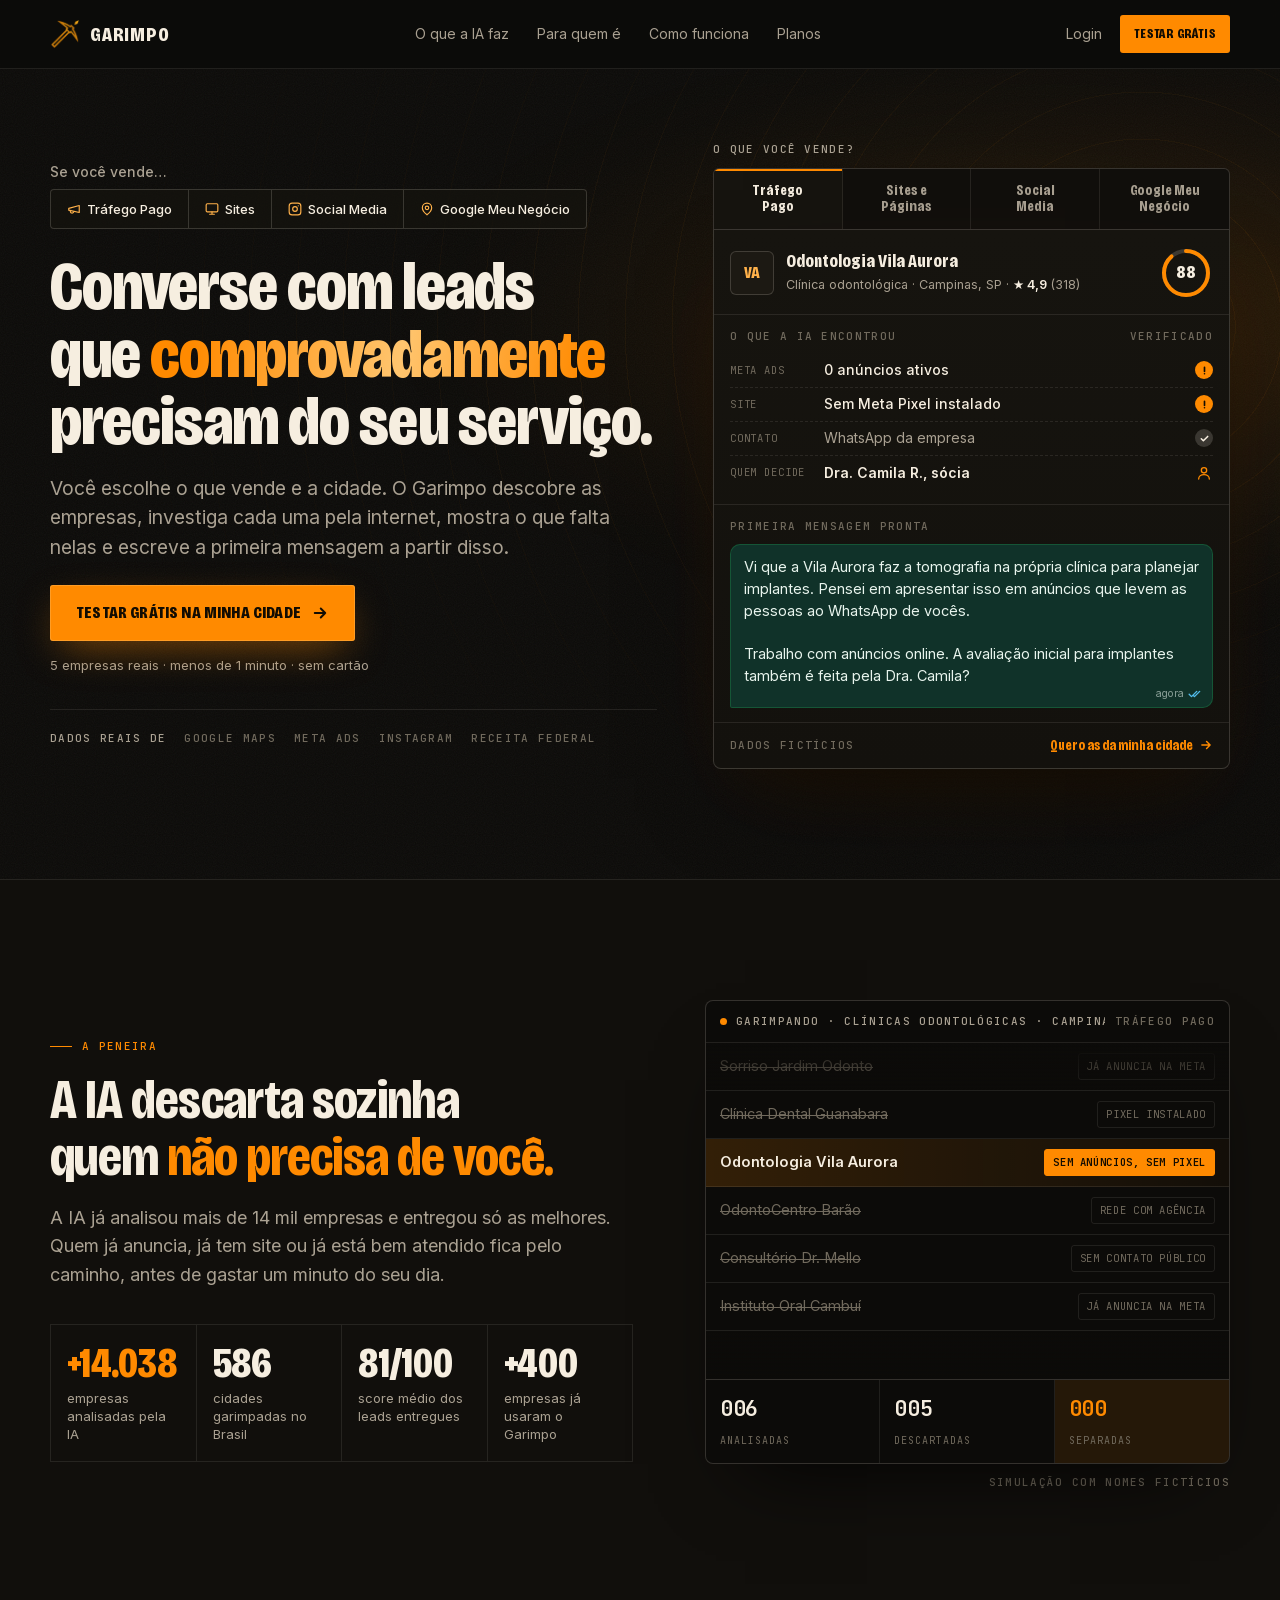
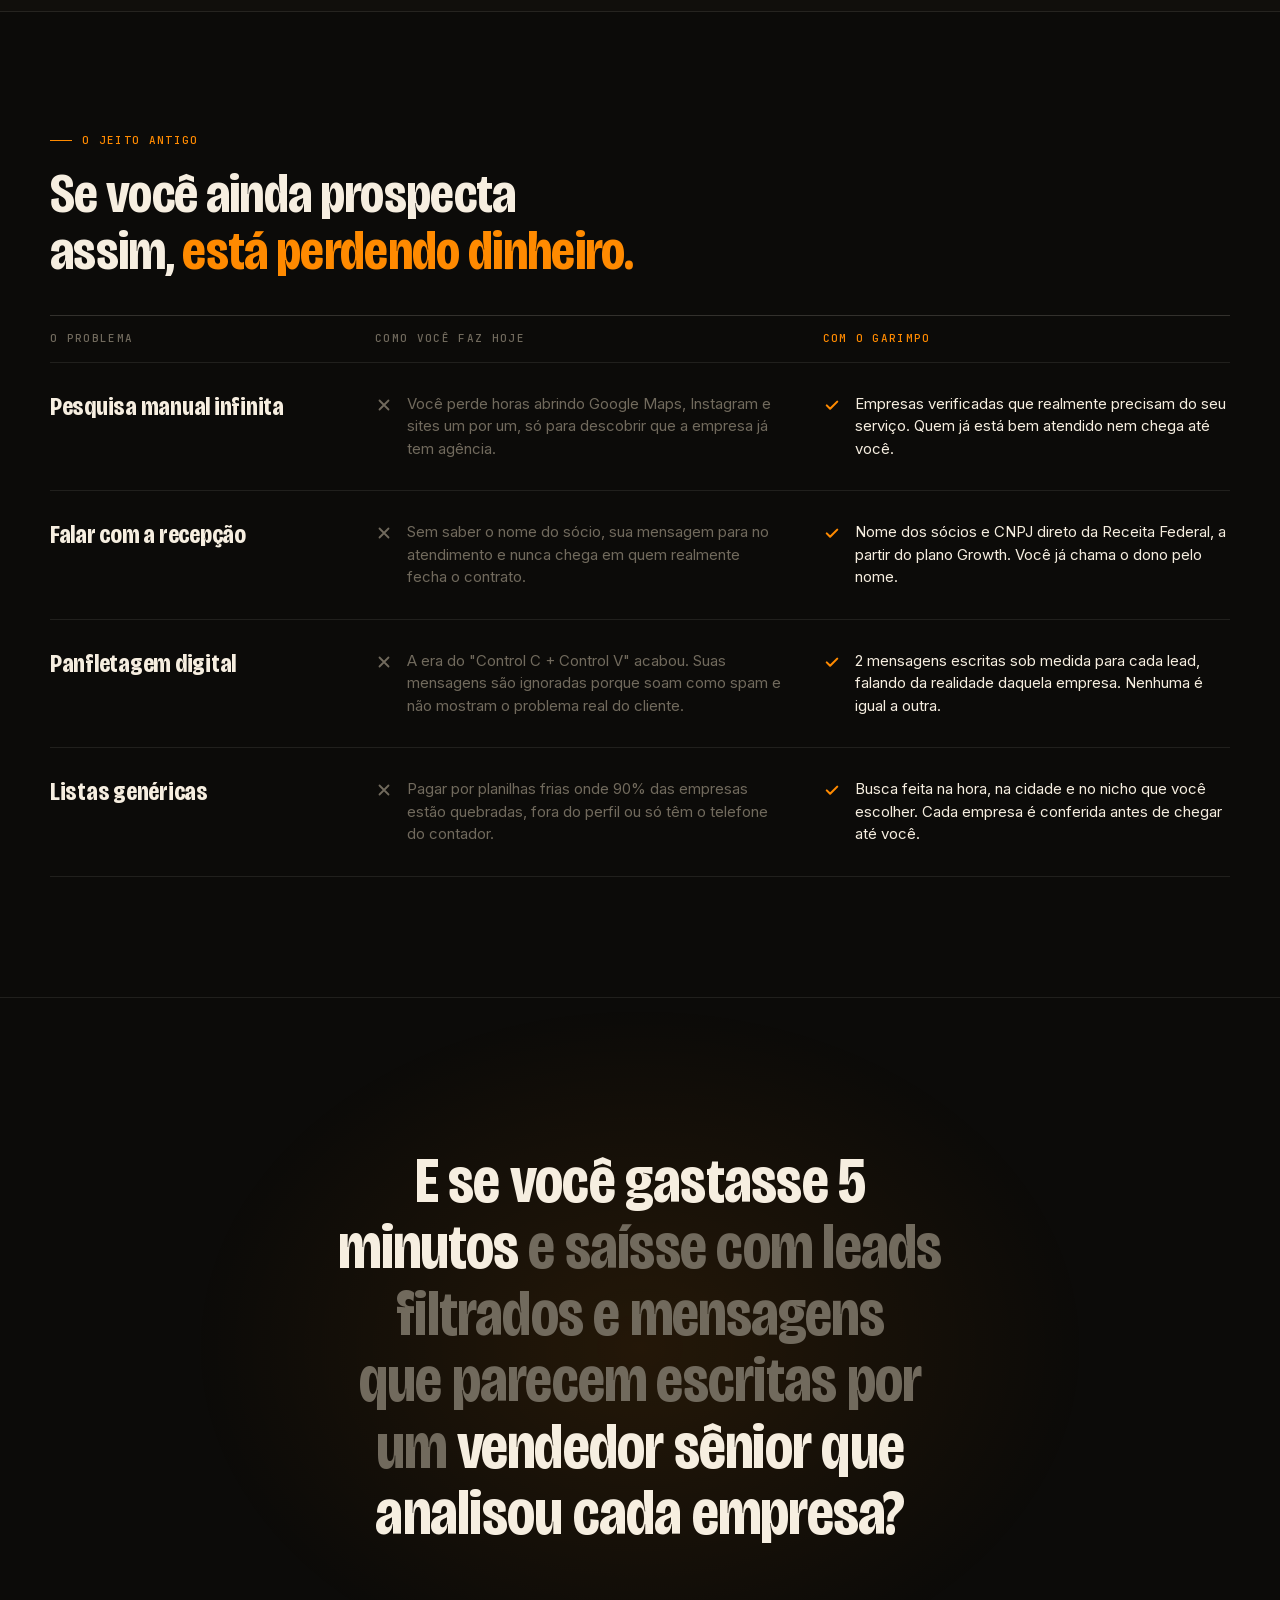
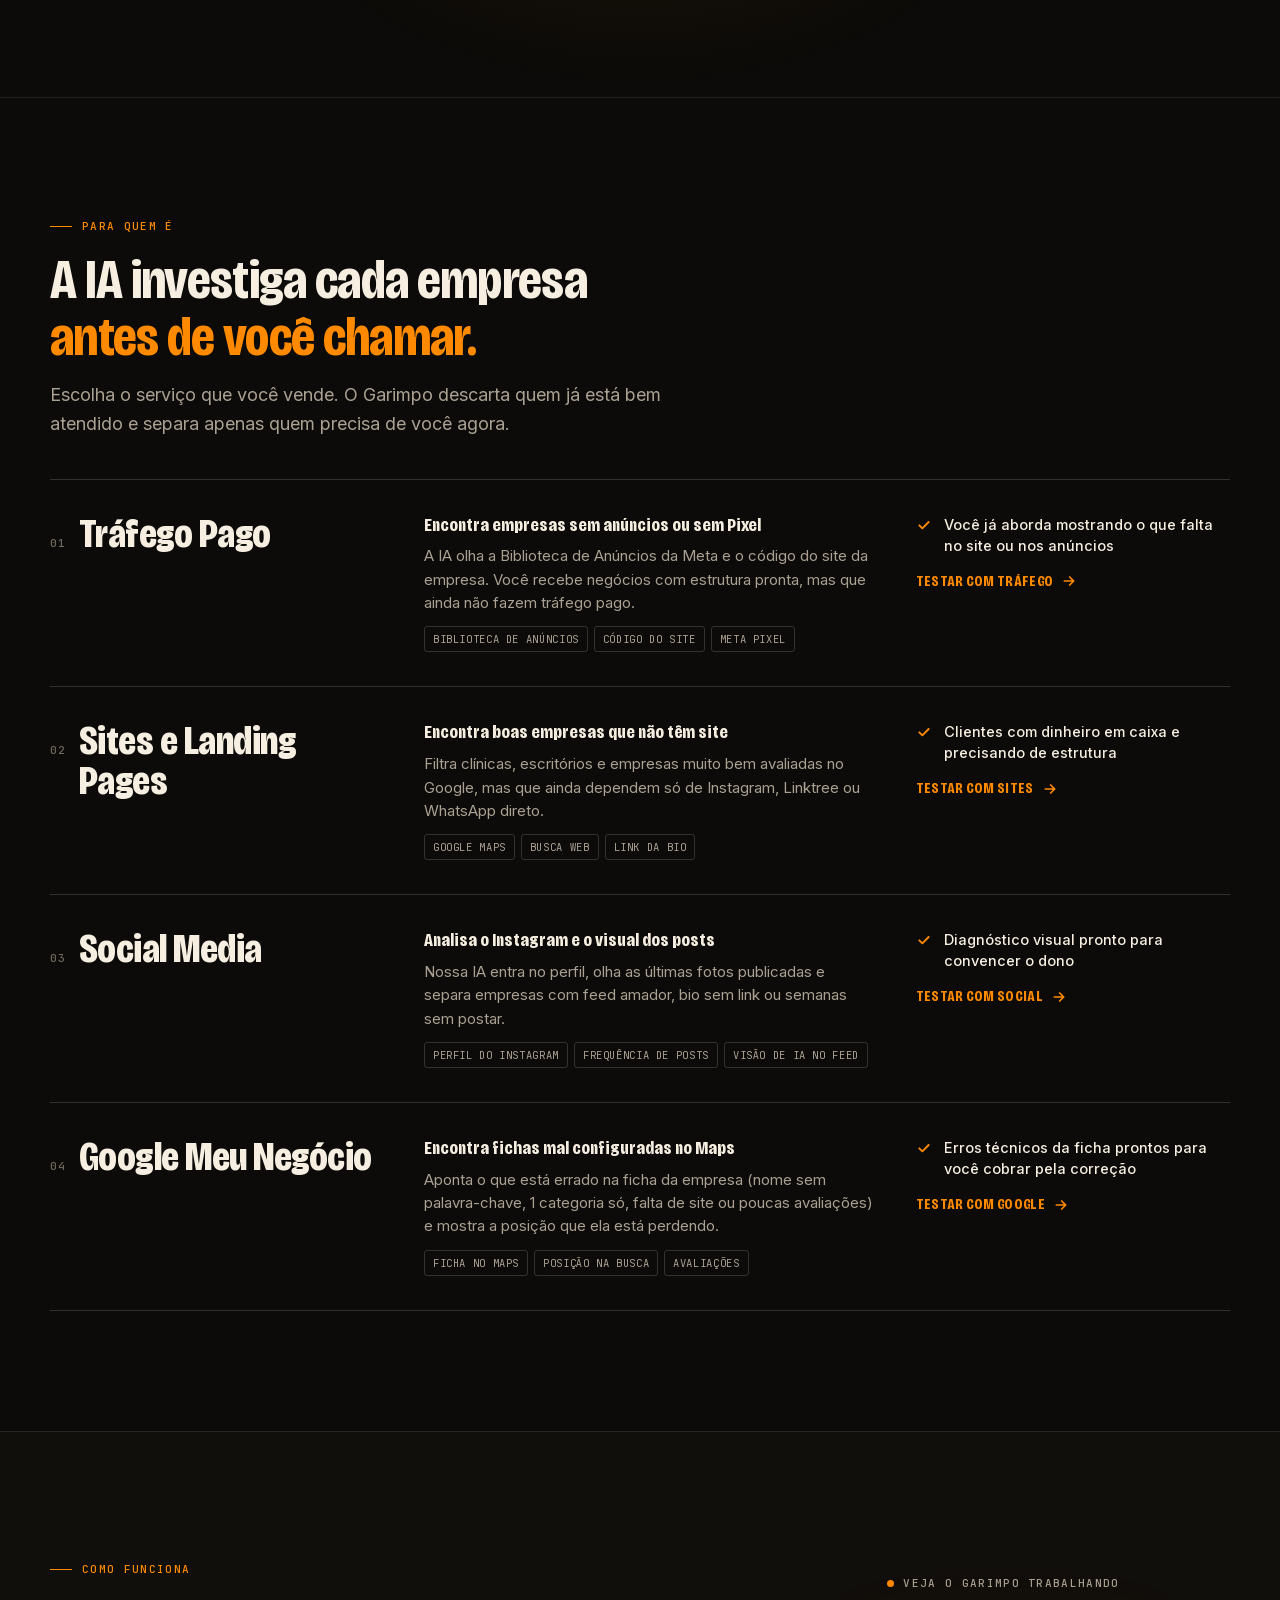
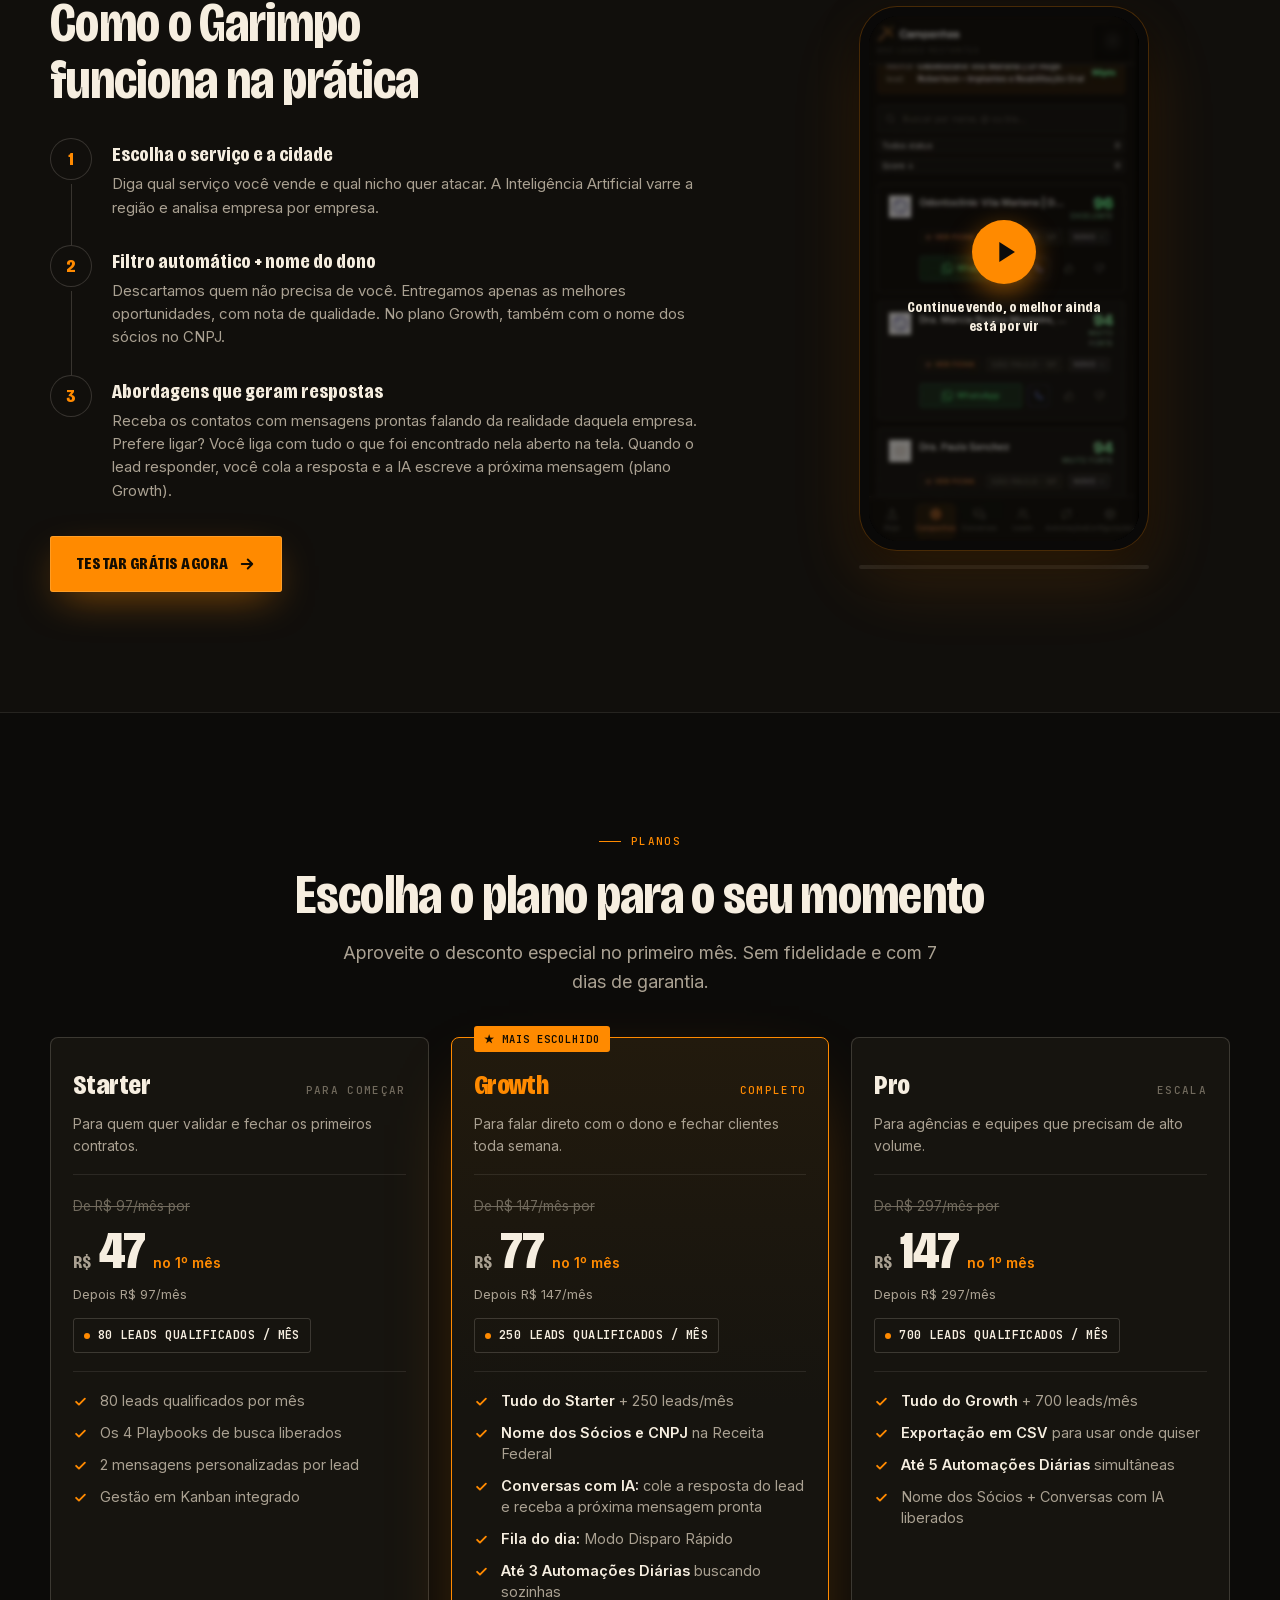
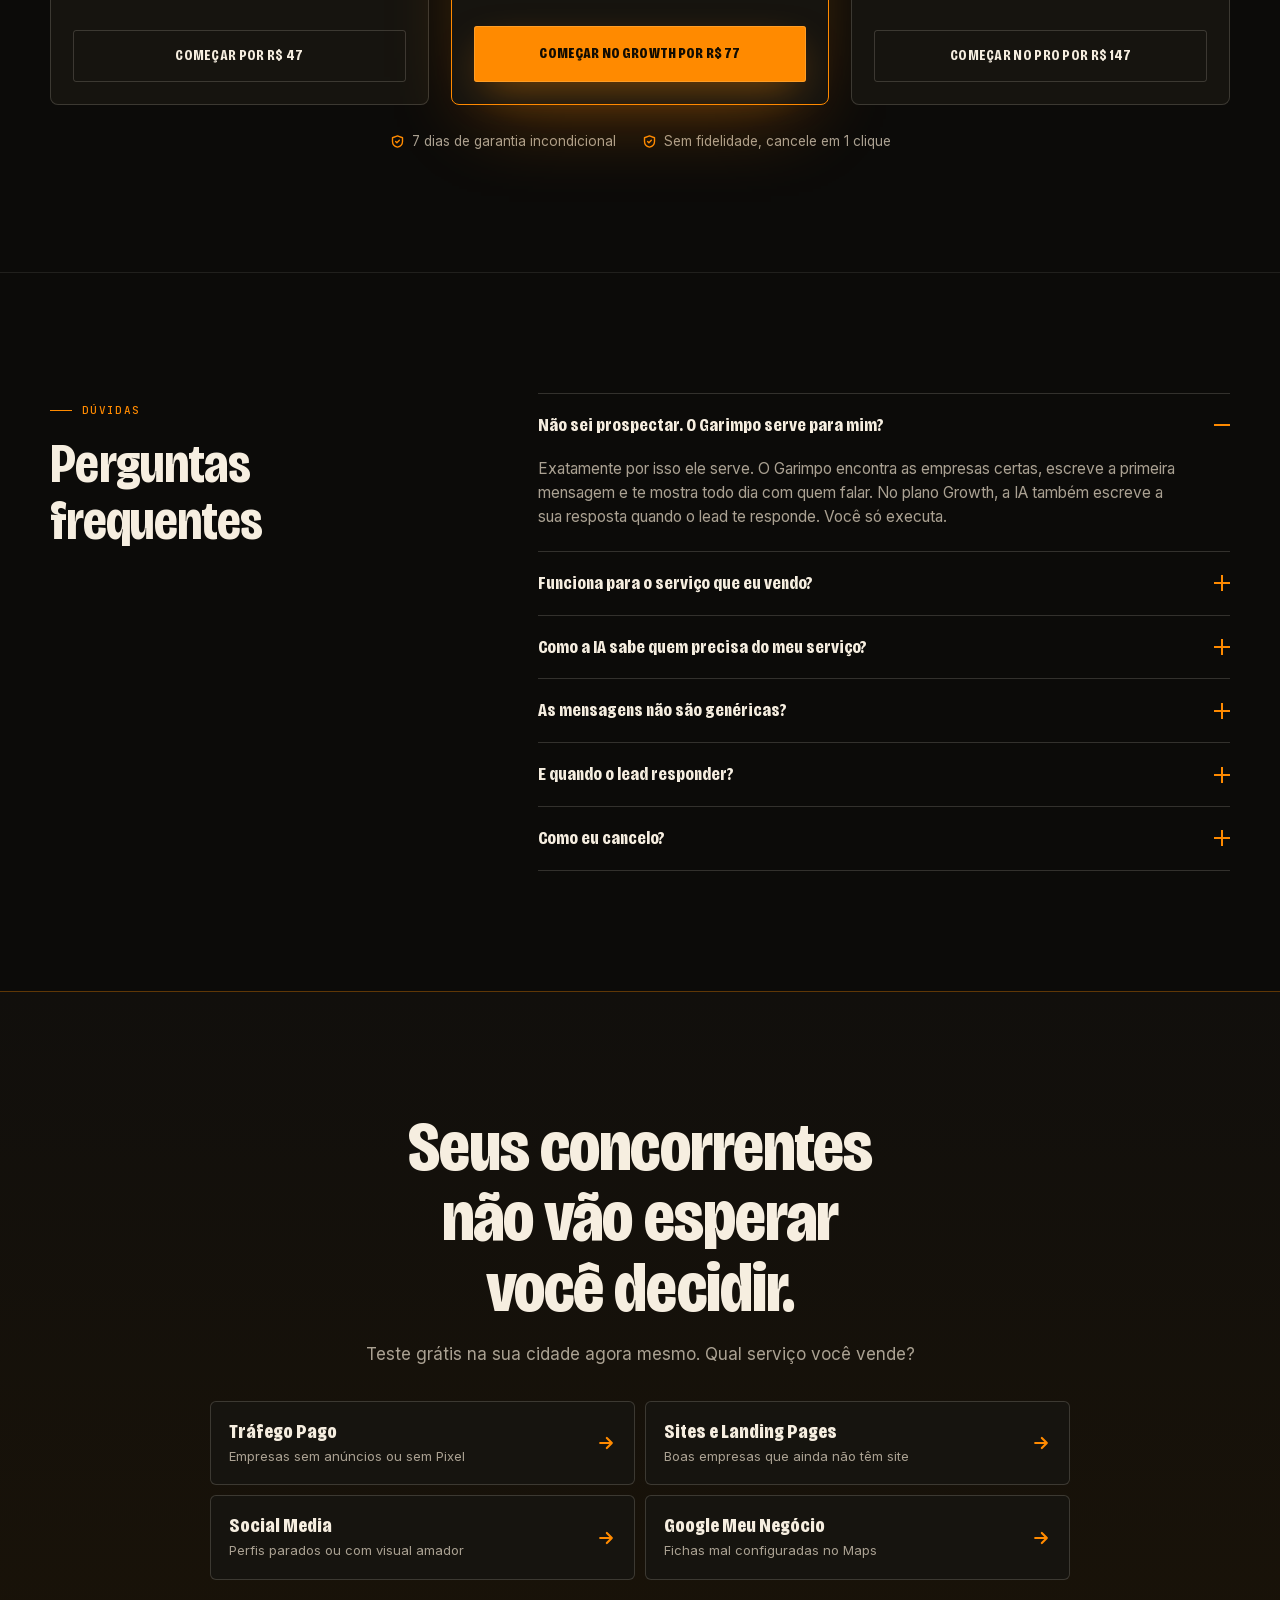
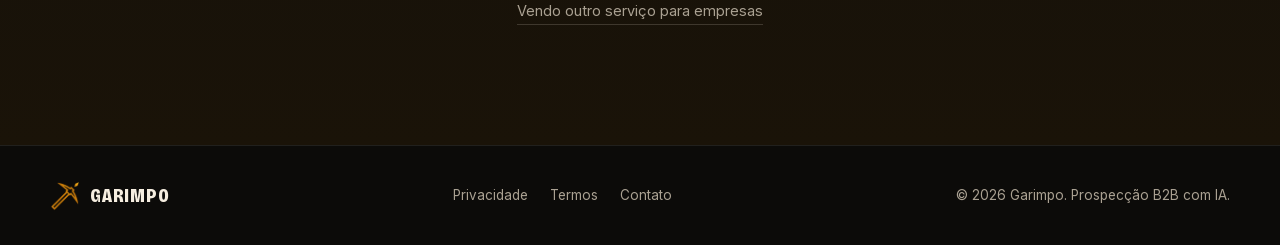
<file: index.html>
<!DOCTYPE html>
<html lang="pt-BR">
<head>
<meta charset="utf-8"/>
<meta content="width=device-width, initial-scale=1.0, viewport-fit=cover" name="viewport"/>
<title>Garimpo | Prospecção com IA para Serviços Digitais</title>
<meta name="description" content="Escolha o serviço que você vende e a cidade. O Garimpo encontra as empresas que ainda não têm o que você oferece, escreve a primeira mensagem e te ajuda a fechar."/>
<meta name="theme-color" content="#0c0b09"/>
<link rel="canonical" href="https://lp.garimpoleads.com.br/"/>
<link rel="icon" type="image/png" href="./assets/favicon.png"/>
<meta property="og:type" content="website"/>
<meta property="og:site_name" content="Garimpo"/>
<meta property="og:locale" content="pt_BR"/>
<meta property="og:url" content="https://lp.garimpoleads.com.br/"/>
<meta property="og:title" content="Converse com leads que comprovadamente precisam do seu serviço"/>
<meta property="og:description" content="Escolha o que você vende e a cidade. O Garimpo mostra 5 empresas reais que precisam de você, com a primeira mensagem pronta. Grátis, sem cartão."/>
<meta property="og:image" content="https://lp.garimpoleads.com.br/assets/og.jpg"/>
<meta property="og:image:width" content="1200"/>
<meta property="og:image:height" content="630"/>
<meta name="twitter:card" content="summary_large_image"/>
<meta name="twitter:title" content="Converse com leads que comprovadamente precisam do seu serviço"/>
<meta name="twitter:description" content="5 empresas reais da sua cidade, com a primeira mensagem pronta. Grátis, sem cartão."/>
<meta name="twitter:image" content="https://lp.garimpoleads.com.br/assets/og.jpg"/>
<script>
/* Em localhost nenhum pixel é carregado e os links apontam para o app local. */
window.GARIMPO_LOCAL = /^(localhost|127\.|192\.168\.)/.test(location.hostname);
window.GARIMPO_APP = window.GARIMPO_LOCAL ? 'http://' + location.hostname + ':3000' : 'https://www.garimpoleads.com.br';
if (!window.GARIMPO_LOCAL) {
  /* OpenAI Ads Pixel */
  !function(w,d,s,u){if(w.oaiq)return;var q=function(){q.q.push(arguments)};q.q=[];w.oaiq=q;var j=d.createElement(s);j.async=1;j.src=u;var f=d.getElementsByTagName(s)[0];f.parentNode.insertBefore(j,f)}(window,document,"script","https://bzrcdn.openai.com/sdk/oaiq.min.js");
  oaiq("init",{pixelId:"CT3CWbfLhX4KGwziBVHiJs"});
  /* Meta Pixel */
  !function(f,b,e,v,n,t,s){if(f.fbq)return;n=f.fbq=function(){n.callMethod?n.callMethod.apply(n,arguments):n.queue.push(arguments)};if(!f._fbq)f._fbq=n;n.push=n;n.loaded=!0;n.version='2.0';n.queue=[];t=b.createElement(e);t.async=!0;t.src=v;s=b.getElementsByTagName(e)[0];s.parentNode.insertBefore(t,s)}(window,document,'script','https://connect.facebook.net/en_US/fbevents.js');
  fbq('init','930780446497215');
  fbq('track','PageView');
}
</script>
<link rel="preconnect" href="https://connect.facebook.net" crossorigin>
<link rel="preload" href="./assets/fonts/bricolage-display-latin.woff2" as="font" type="font/woff2" crossorigin>
<link rel="preload" href="./assets/fonts/inter-var-latin.woff2" as="font" type="font/woff2" crossorigin>
<style>
@font-face{font-family:'Bricolage';font-style:normal;font-weight:500 800;font-display:swap;src:url('./assets/fonts/bricolage-display-latin.woff2') format('woff2')}
@font-face{font-family:'Inter';font-style:normal;font-weight:100 900;font-display:swap;src:url('./assets/fonts/inter-var-latin.woff2') format('woff2')}
@font-face{font-family:'JB Mono';font-style:normal;font-weight:400 600;font-display:swap;src:url('./assets/fonts/jbmono-latin.woff2') format('woff2')}

:root{
  --bg:#0c0b09; --bg-2:#110f0c; --panel:#16140f; --panel-2:#1c1913;
  --line:rgba(246,238,224,.09); --line-2:rgba(246,238,224,.17);
  --ink:#f6eee0; --mute:#aaa192; --dim:#716a5d;
  --gold:#ff8a00; --gold-2:#ffb14a; --gold-deep:#d97706; --gold-wash:rgba(255,138,0,.1);
  --wa:#25d366;
  --display:'Bricolage','Arial Narrow',system-ui,sans-serif;
  --body:'Inter',system-ui,-apple-system,sans-serif;
  --mono:'JB Mono',ui-monospace,SFMono-Regular,Menlo,monospace;
  --wrap:1180px; --gut:20px;
  --ease:cubic-bezier(.2,.7,.2,1);
}
*,*::before,*::after{box-sizing:border-box}
html{-webkit-text-size-adjust:100%;scroll-behavior:smooth;scroll-padding-top:76px}
body{margin:0;background:var(--bg);color:var(--ink);font-family:var(--body);font-size:16px;line-height:1.55;-webkit-font-smoothing:antialiased;overflow-x:hidden}
body::before{content:"";position:fixed;inset:0;z-index:0;pointer-events:none;opacity:.05;background-image:url("data:image/svg+xml,%3Csvg xmlns='http://www.w3.org/2000/svg' width='160' height='160'%3E%3Cfilter id='n'%3E%3CfeTurbulence type='fractalNoise' baseFrequency='.9' numOctaves='2' stitchTiles='stitch'/%3E%3C/filter%3E%3Crect width='160' height='160' filter='url(%23n)'/%3E%3C/svg%3E")}
main,header,footer{position:relative;z-index:1}
h1,h2,h3,p,ul,ol,figure{margin:0}
ul,ol{padding:0;list-style:none}
a{color:inherit;text-decoration:none}
button{font:inherit;color:inherit;background:none;border:0;padding:0;cursor:pointer}
img,video,svg{display:block;max-width:100%}
::selection{background:var(--gold);color:#0c0b09}
:focus-visible{outline:2px solid var(--gold-2);outline-offset:3px}
.wrap{width:100%;max-width:calc(var(--wrap) + var(--gut)*2);margin:0 auto;padding:0 max(var(--gut),env(safe-area-inset-right)) 0 max(var(--gut),env(safe-area-inset-left))}
.mono{font-family:var(--mono);font-size:11px;font-weight:500;letter-spacing:.12em;text-transform:uppercase}
.gold{color:var(--gold)}
.h2{font-family:var(--display);font-weight:700;font-size:clamp(2rem,6.6vw,3.5rem);line-height:1.02;letter-spacing:-.012em;text-wrap:balance}
.lead{color:var(--mute);font-size:clamp(1rem,2.6vw,1.125rem);line-height:1.6;max-width:56ch}
.kicker{display:inline-flex;align-items:center;gap:10px;color:var(--gold)}
.kicker::before{content:"";width:22px;height:1px;background:currentColor}
section{padding:72px 0}
@media(min-width:900px){:root{--gut:32px} section{padding:120px 0}}

/* ---------- Botões ---------- */
.btn{display:inline-flex;align-items:center;justify-content:center;gap:10px;min-height:56px;padding:0 26px;background:var(--gold);color:#120c02;font-family:var(--display);font-weight:800;font-size:17px;letter-spacing:.01em;text-transform:uppercase;border-radius:3px;position:relative;overflow:hidden;transition:transform .18s var(--ease),background .18s,box-shadow .18s;box-shadow:0 0 0 1px rgba(255,177,74,.5) inset,0 14px 40px -12px rgba(255,138,0,.55)}
.btn:hover{background:var(--gold-2);transform:translateY(-1px)}
.btn:active{transform:translateY(0) scale(.985)}
.btn svg{width:18px;height:18px;flex:none;transition:transform .2s var(--ease)}
.btn:hover svg{transform:translateX(3px)}
.btn::after{content:"";position:absolute;top:0;left:-70%;width:45%;height:100%;background:linear-gradient(105deg,transparent,rgba(255,255,255,.35),transparent);transform:skewX(-20deg);animation:shine 5.5s ease 1.5s infinite}
@keyframes shine{0%{transform:translateX(0) skewX(-20deg)}14%,100%{transform:translateX(420%) skewX(-20deg)}}
.btn-ghost{display:inline-flex;align-items:center;justify-content:center;gap:8px;min-height:52px;padding:0 22px;border:1px solid var(--line-2);border-radius:3px;font-family:var(--display);font-weight:700;font-size:15px;text-transform:uppercase;letter-spacing:.02em;transition:border-color .2s,background .2s}
.btn-ghost:hover{border-color:var(--gold);background:var(--gold-wash)}

/* ---------- Topo ---------- */
.top{position:sticky;top:0;z-index:50;background:rgba(12,11,9,.82);-webkit-backdrop-filter:blur(14px);backdrop-filter:blur(14px);border-bottom:1px solid var(--line)}
.top .wrap{display:flex;align-items:center;justify-content:space-between;height:60px;gap:16px}
.brand{display:inline-flex;align-items:center;gap:10px;font-family:var(--display);font-weight:800;font-size:20px;letter-spacing:.04em;color:var(--ink)}
.brand img{width:30px;height:30px;border-radius:4px;object-fit:contain}
.top nav{display:none;gap:28px;font-size:14px;color:var(--mute)}
.top nav a:hover{color:var(--ink)}
.top-actions{display:flex;align-items:center;gap:18px;font-size:14px}
.top-actions .login{color:var(--mute)}
.top-actions .login:hover{color:var(--ink)}
.top-cta{display:inline-flex;align-items:center;min-height:38px;padding:0 14px;background:var(--gold);color:#120c02;font-family:var(--display);font-weight:800;font-size:13px;text-transform:uppercase;letter-spacing:.03em;border-radius:3px}
@media(max-width:767px){.top-cta{background:none;color:var(--gold);box-shadow:inset 0 0 0 1px rgba(255,138,0,.5)}}
@media(min-width:900px){.top .wrap{height:68px}.top nav{display:flex}}

/* ---------- Hero ---------- */
.hero{padding:26px 0 64px;position:relative;overflow:hidden}
.hero::before{content:"";position:absolute;inset:-10% -20% 0;z-index:-1;background:
  radial-gradient(60% 50% at 78% 38%,rgba(255,138,0,.13),transparent 70%),
  repeating-radial-gradient(circle at 78% 38%,transparent 0 46px,rgba(255,138,0,.055) 46px 47px);
  -webkit-mask-image:radial-gradient(75% 70% at 72% 40%,#000 20%,transparent 78%);mask-image:radial-gradient(75% 70% at 72% 40%,#000 20%,transparent 78%)}
.hero-grid,.sieve-grid,.how-grid,.faq-grid{grid-template-columns:minmax(0,1fr)}
.hero-grid>*,.sieve-grid>*,.how-grid>*,.faq-grid>*{min-width:0}
.hero-grid{display:grid;gap:30px}
.hero-svc{margin-bottom:20px}
.hero-svc-q{margin:0 0 8px;color:var(--mute);font-size:14px;font-weight:500;line-height:1.3}
.hero-svc nav{display:grid;grid-template-columns:1fr 1fr;max-width:440px;border:1px solid var(--line-2);border-radius:4px;background:rgba(22,20,15,.72);overflow:hidden}
.hero-svc a{display:flex;align-items:center;justify-content:center;gap:6px;min-height:38px;padding:0 6px;color:var(--ink);font-size:12.5px;font-weight:500;white-space:nowrap;transition:background .2s}
.hero-svc a:nth-child(odd){border-right:1px solid var(--line-2)}
.hero-svc a:nth-child(n+3){border-top:1px solid var(--line-2)}
.hero-svc a svg{width:14px;height:14px;flex:none;color:var(--gold-2)}
.hero-svc a:hover{background:var(--gold-wash)}
@media(min-width:1000px){.hero-svc nav{display:inline-flex;max-width:none}.hero-svc a{padding:0 16px;font-size:13px}.hero-svc a:nth-child(n+3){border-top:0}.hero-svc a+a{border-left:1px solid var(--line-2)}.hero-svc a:nth-child(odd){border-right:0}}
.pulse{flex:none;width:7px;height:7px;border-radius:50%;background:var(--gold);box-shadow:0 0 0 0 rgba(255,138,0,.7);animation:pulse 2s infinite}
@keyframes pulse{70%{box-shadow:0 0 0 9px rgba(255,138,0,0)}100%{box-shadow:0 0 0 0 rgba(255,138,0,0)}}
.hero h1{font-family:var(--display);font-weight:800;font-size:clamp(2rem,calc((100vw - 2*var(--gut))*.111),4.5rem);line-height:.98;letter-spacing:-.014em;text-wrap:balance}
.hero h1 em{font-style:normal;color:var(--gold);background:linear-gradient(100deg,#ff8a00 10%,#ffc56e 55%,#ff8a00 95%);-webkit-background-clip:text;background-clip:text;-webkit-text-fill-color:transparent}
.hero-sub{margin-top:18px;color:var(--mute);font-size:clamp(1rem,2vw,1.2rem);line-height:1.55;max-width:50ch}
.hero-cta{margin-top:22px;display:flex;flex-direction:column;gap:14px;align-items:stretch}
.hero-cta .btn{width:100%}
.hero-note{color:var(--mute);font-size:13px;text-align:center}
.sources{margin-top:34px;padding-top:20px;border-top:1px solid var(--line);display:none;flex-wrap:wrap;gap:8px 18px;align-items:center;color:var(--dim)}
.sources b{color:var(--mute);font-weight:500}
@media(min-width:560px){.hero-cta{align-items:flex-start}.hero-cta .btn{width:auto}.hero-note{text-align:left}}
@media(min-width:1000px){
  .hero{padding:72px 0 110px}
  .hero-grid{gap:56px}
  .hero-svc{margin-bottom:24px}
  .hero h1{font-size:min(4.3rem,calc((100vw - 120px)*.06))}
  .sources{display:flex}
  .hero-grid{grid-template-columns:minmax(0,1.08fr) minmax(0,.92fr);gap:56px;align-items:center}
}

/* ---------- Ficha viva ---------- */
.demo{min-width:0}
.demo-label{display:flex;justify-content:space-between;align-items:baseline;gap:12px;color:var(--mute);margin-bottom:10px}
.demo-label small{font:inherit;color:var(--dim)}
.tabs{display:grid;grid-template-columns:repeat(4,1fr);border:1px solid var(--line-2);border-bottom:0;border-radius:6px 6px 0 0;overflow:hidden;background:var(--bg-2)}
.tabs button{position:relative;padding:12px 4px 13px;font-family:var(--display);font-weight:700;font-size:13.5px;line-height:1.1;color:var(--mute);border-right:1px solid var(--line);transition:color .2s,background .2s}
.tabs button:last-child{border-right:0}
.tabs button:hover{color:var(--ink)}
.tabs button[aria-selected="true"]{color:var(--ink);background:var(--panel)}
.tabs button::after{content:"";position:absolute;left:0;top:0;height:2px;width:100%;background:var(--gold);transform:scaleX(0);transform-origin:left}
.tabs button[aria-selected="true"]::after{transform:scaleX(1)}
.tabs.auto button[aria-selected="true"]::after{animation:tabfill var(--tab-ms,9000ms) linear}
@keyframes tabfill{from{transform:scaleX(0)}to{transform:scaleX(1)}}
@media(min-width:420px){.tabs button{font-size:14.5px;padding:14px 6px}}

.ficha{background:linear-gradient(180deg,var(--panel),#13110d);border:1px solid var(--line-2);border-radius:0 0 8px 8px;box-shadow:0 40px 90px -30px rgba(0,0,0,.9),0 30px 80px -40px rgba(255,138,0,.28);position:relative}
.ficha-co{display:grid;grid-template-columns:auto 1fr auto;gap:12px;align-items:center;padding:16px 16px 14px}
.co-av{width:44px;height:44px;border-radius:6px;background:var(--panel-2);border:1px solid var(--line-2);display:grid;place-items:center;font-family:var(--display);font-weight:800;font-size:16px;color:var(--gold-2)}
.co-name{font-family:var(--display);font-weight:700;font-size:19px;line-height:1.1;letter-spacing:0}
.co-meta{color:var(--mute);font-size:12.5px;margin-top:3px}
.co-meta b{color:var(--ink);font-weight:600}
.score{position:relative;width:54px;height:54px;flex:none}
.score svg{width:54px;height:54px;transform:rotate(-90deg)}
.score circle{fill:none;stroke-width:4}
.score .trk{stroke:var(--line-2)}
.score .val{stroke:var(--gold);stroke-linecap:round;stroke-dasharray:138.2;stroke-dashoffset:138.2;transition:stroke-dashoffset 1.1s var(--ease)}
.score b{position:absolute;inset:0;display:grid;place-items:center;font-family:var(--display);font-weight:800;font-size:18px}
.ficha-sec{border-top:1px solid var(--line);padding:13px 16px 14px}
.ficha-sec>.mono{color:var(--dim);display:flex;justify-content:space-between;gap:10px;margin-bottom:9px}
.signals li{display:grid;grid-template-columns:84px 1fr 18px;gap:10px;align-items:center;min-height:34px;border-bottom:1px dashed var(--line);font-size:14px;line-height:1.3;padding:5px 0}
.signals li:last-child{border-bottom:0}
.signals .src{font-family:var(--mono);font-size:10.5px;letter-spacing:.08em;text-transform:uppercase;color:var(--dim)}
.signals .txt{transition:opacity .3s}
.signals .st{width:18px;height:18px;border-radius:50%;display:grid;place-items:center}
.signals .st svg{width:11px;height:11px}
.signals li.gap .txt{color:var(--ink);font-weight:500}
.signals li.gap .st{background:var(--gold);color:#120c02}
.signals li.ok .txt{color:var(--mute)}
.signals li.ok .st{background:var(--line-2);color:var(--ink)}
.signals li.who .txt{color:var(--ink);font-weight:600}
.signals li.who .st{color:var(--gold)}
.signals li.who .st svg{width:16px;height:16px}
.signals li.pending .txt{color:transparent;border-radius:3px;background:linear-gradient(90deg,var(--line) 0,var(--line-2) 50%,var(--line) 100%);background-size:200% 100%;animation:shimmer 1s linear infinite;max-width:78%;height:12px;line-height:12px;overflow:hidden;white-space:nowrap}
.signals li.pending .st{background:none;border:1.5px solid var(--line-2);border-top-color:var(--gold);animation:spin .7s linear infinite}
.signals li.pending .st svg{display:none}
@keyframes shimmer{to{background-position:-200% 0}}
@keyframes spin{to{transform:rotate(360deg)}}
.msg-bubble{position:relative;background:#103229;border:1px solid rgba(37,211,102,.22);border-radius:10px 10px 10px 2px;padding:11px 13px 20px;font-size:14.5px;line-height:1.5;color:#e9f5ee}
.msg-bubble .typed,.msg-bubble .rest{white-space:pre-wrap}
.msg-bubble .rest{visibility:hidden}
.msg-bubble .caret{display:inline-block;width:2px;height:1em;margin:0 0 -2px 1px;background:var(--wa);animation:blink .8s steps(2) infinite}
.msg-bubble.done .caret{display:none}
.msg-bubble time{position:absolute;right:10px;bottom:5px;font-size:10.5px;color:rgba(233,245,238,.55);display:flex;gap:4px;align-items:center}
.msg-bubble time svg{width:14px;height:14px;color:#53bdeb;opacity:0;transition:opacity .3s}
.msg-bubble.done time svg{opacity:1}
@keyframes blink{50%{opacity:0}}
.ficha-foot{display:flex;align-items:center;justify-content:space-between;gap:12px;padding:12px 16px;border-top:1px solid var(--line);color:var(--dim)}
.ficha-foot a{color:var(--gold);font-family:var(--display);font-weight:700;font-size:14px;display:inline-flex;gap:6px;align-items:center;white-space:nowrap}
.ficha-foot a svg{width:14px;height:14px;flex:none}

/* ---------- Peneira ---------- */
.sieve{background:var(--bg-2);border-top:1px solid var(--line);border-bottom:1px solid var(--line)}
.sieve-grid{display:grid;gap:40px}
.sieve h2{margin:16px 0 18px}
.stats{margin-top:34px;display:grid;grid-template-columns:1fr 1fr;border-top:1px solid var(--line);border-left:1px solid var(--line)}
.stats div{padding:18px 16px;border-right:1px solid var(--line);border-bottom:1px solid var(--line)}
.stats b{display:block;font-family:var(--display);font-weight:800;font-size:clamp(1.9rem,7vw,2.6rem);line-height:1;letter-spacing:-.005em;color:var(--ink)}
.stats div:first-child b{color:var(--gold)}
.stats div>span{display:block;margin-top:6px;color:var(--mute);font-size:13px;line-height:1.35}
.pan{border:1px solid var(--line-2);border-radius:8px;background:var(--bg);overflow:hidden;box-shadow:0 40px 80px -40px rgba(0,0,0,.9)}
.pan-head{display:flex;justify-content:space-between;align-items:center;gap:10px;padding:12px 14px;border-bottom:1px solid var(--line);color:var(--mute)}
.pan-head span:first-child{display:inline-flex;align-items:center;gap:9px;min-width:0;white-space:nowrap;overflow:hidden;text-overflow:ellipsis}
.pan-head small{font:inherit;color:var(--dim);flex:none}
.pan-list{height:336px;overflow:hidden;position:relative}
.pan-list::after{content:"";position:absolute;inset:0;pointer-events:none;background:linear-gradient(180deg,var(--bg) 0,transparent 14%,transparent 86%,var(--bg) 100%)}
.pan-list ul{will-change:transform}
.pan-list li{height:48px;display:flex;align-items:center;justify-content:space-between;gap:10px;padding:0 14px;border-bottom:1px solid var(--line);font-size:14.5px;transition:background .35s,color .35s}
.pan-list .nm{position:relative;white-space:nowrap;overflow:hidden;text-overflow:ellipsis;min-width:0;transition:color .35s}
.pan-list .nm::after{content:"";position:absolute;left:0;top:52%;height:1px;width:100%;background:var(--dim);transform:scaleX(0);transform-origin:left;transition:transform .4s var(--ease)}
.pan-list .tag{flex:none;font-family:var(--mono);font-size:10.5px;letter-spacing:.06em;text-transform:uppercase;color:var(--dim);padding:4px 8px;border:1px solid var(--line);border-radius:3px;white-space:nowrap}
.pan-list li.scan .tag{color:var(--mute);border-color:transparent;background:linear-gradient(90deg,transparent,var(--line-2),transparent);background-size:200% 100%;animation:shimmer 1s linear infinite}
.pan-list li.out .nm{color:var(--dim)}
.pan-list li.out .nm::after{transform:scaleX(1)}
.pan-list li.hit{background:linear-gradient(90deg,rgba(255,138,0,.16),rgba(255,138,0,.03))}
.pan-list li.hit .nm{color:var(--ink);font-weight:600}
.pan-list li.hit .tag{color:#120c02;background:var(--gold);border-color:var(--gold);font-weight:600}
.pan-foot{display:grid;grid-template-columns:repeat(3,1fr);border-top:1px solid var(--line-2)}
.pan-foot div{padding:12px 14px;border-right:1px solid var(--line)}
.pan-foot div:last-child{border-right:0;background:var(--gold-wash)}
.pan-foot b{display:block;font-family:var(--mono);font-weight:600;font-size:22px;letter-spacing:-.02em;font-variant-numeric:tabular-nums}
.pan-foot div:last-child b{color:var(--gold)}
.pan-foot span{color:var(--dim);font-family:var(--mono);font-size:10px;letter-spacing:.1em;text-transform:uppercase}
.pan{position:relative}
.pan-fly{position:absolute;left:0;right:0;z-index:3;display:flex;align-items:center;justify-content:space-between;gap:10px;padding:0 14px;font-size:14.5px;font-weight:600;color:var(--ink);background:linear-gradient(90deg,#4a2c06,#22170a);box-shadow:inset 0 0 0 1px var(--gold),0 0 34px rgba(255,138,0,.5);pointer-events:none;transform-origin:calc(100% - 70px) 50%}
.pan-fly .nm{white-space:nowrap;overflow:hidden;text-overflow:ellipsis;min-width:0}
.pan-fly .tag{flex:none;font-family:var(--mono);font-size:10.5px;font-weight:600;letter-spacing:.06em;text-transform:uppercase;color:#120c02;background:var(--gold);padding:4px 8px;border-radius:3px;white-space:nowrap}
.pan-orb-x{position:absolute;z-index:4;width:0;height:0;pointer-events:none}
.pan-orb{position:absolute;left:-7px;top:-7px;width:14px;height:14px;border-radius:50%;background:#ffe2b0;box-shadow:0 0 0 3px rgba(255,138,0,.55),0 0 26px 10px rgba(255,138,0,.8),0 -18px 22px 2px rgba(255,138,0,.28)}
.pan-foot div{position:relative}
.pan-foot div.got{animation:pan-got .9s var(--ease)}
.pan-foot div.got b{animation:pan-pop .55s var(--ease);transform-origin:left center}
.pan-plus{position:absolute;right:14px;top:10px;font-family:var(--mono);font-weight:600;font-size:14px;color:var(--gold-2);pointer-events:none}
@keyframes pan-got{0%{background:rgba(255,138,0,.55);box-shadow:inset 0 0 0 1px var(--gold),0 0 30px rgba(255,138,0,.5)}100%{background:var(--gold-wash);box-shadow:inset 0 0 0 1px transparent}}
@keyframes pan-pop{0%{transform:scale(1.45)}100%{transform:scale(1)}}
.pan-note{margin-top:10px;color:var(--dim);text-align:right}
@media(max-width:520px){.pan-fly{font-size:13.5px;padding:0 12px}.pan-fly .tag{font-size:9.5px;padding:3px 6px;letter-spacing:.04em}.pan-head small{display:none}.pan-list li{font-size:13.5px;padding:0 12px}.pan-list .tag{font-size:9.5px;padding:3px 6px;letter-spacing:.04em}}
@media(min-width:1000px){.sieve-grid{grid-template-columns:minmax(0,1fr) minmax(0,.9fr);gap:72px;align-items:center}.stats{grid-template-columns:repeat(4,1fr)}}

/* ---------- Antes / Depois ---------- */
.ledger-head{display:grid;gap:16px;margin-bottom:36px;max-width:820px}
.ledger{border-top:1px solid var(--line-2)}
.ledger-cols{display:none}
.ledger-row{display:grid;gap:14px;padding:26px 0;border-bottom:1px solid var(--line)}
.ledger-row h3{font-family:var(--display);font-weight:700;font-size:22px;line-height:1.1;letter-spacing:-.01em}
.ledger-row .old,.ledger-row .new{display:grid;grid-template-columns:22px 1fr;gap:10px;font-size:15px;line-height:1.5}
.ledger-row .old{color:var(--dim)}
.ledger-row .new{color:var(--ink)}
.ledger-row svg{width:18px;height:18px;margin-top:3px}
.ledger-row .new svg{color:var(--gold)}
@media(min-width:900px){
  .ledger-cols{display:grid;grid-template-columns:.7fr 1fr 1fr;gap:40px;padding:14px 0;color:var(--dim);border-bottom:1px solid var(--line)}
  .ledger-cols span:last-child{color:var(--gold)}
  .ledger-row{grid-template-columns:.7fr 1fr 1fr;gap:40px;align-items:start;padding:30px 0;transition:background .3s}
  .ledger-row:hover{background:linear-gradient(90deg,transparent 40%,rgba(255,138,0,.05))}
  .ledger-row h3{font-size:26px}
}

/* ---------- Virada ---------- */
.shift{padding:88px 0;position:relative;overflow:hidden;border-top:1px solid var(--line)}
.shift::before{content:"";position:absolute;inset:0;z-index:-1;background:radial-gradient(50% 70% at 50% 50%,rgba(255,138,0,.1),transparent 70%)}
.shift p{font-family:var(--display);font-weight:700;font-size:clamp(1.9rem,6.8vw,4rem);line-height:1.04;letter-spacing:-.012em;max-width:22ch;margin:0 auto;text-align:center;text-wrap:balance}
.shift p span{color:var(--dim)}
@media(min-width:900px){.shift{padding:150px 0}}

/* ---------- Serviços ---------- */
.services{border-top:1px solid var(--line)}
.sec-head{display:grid;gap:16px;margin-bottom:40px;max-width:780px}
.svc{display:grid;gap:14px;padding:26px 0;border-top:1px solid var(--line-2);position:relative;transition:background .3s}
.svc:last-child{border-bottom:1px solid var(--line-2)}
/* Chegada pelos atalhos do topo: faixa de ponta a ponta no lugar do contorno de foco */
.svc:target,.svc:focus-visible{outline:0;margin-left:calc(-1*var(--gut));margin-right:calc(-1*var(--gut));padding-left:var(--gut);padding-right:var(--gut);border-top-color:rgba(255,138,0,.3);background:linear-gradient(90deg,rgba(255,138,0,.1),rgba(255,138,0,.025) 75%);box-shadow:inset 3px 0 0 var(--gold);animation:svcArrive 1.8s var(--ease)}
@keyframes svcArrive{from{background-color:rgba(255,138,0,.14)}to{background-color:transparent}}
.svc-name{display:flex;align-items:baseline;gap:12px}
.svc-name .mono{color:var(--dim)}
.svc-name h3{font-family:var(--display);font-weight:800;font-size:clamp(1.7rem,6.5vw,2.5rem);line-height:1;letter-spacing:-.012em;transition:color .25s}
.svc-find{font-family:var(--display);font-weight:700;font-size:19px;line-height:1.2}
.svc-desc{color:var(--mute);font-size:15px;margin-top:8px}
.svc-looks{display:flex;flex-wrap:wrap;gap:6px;margin-top:12px}
.svc-looks span{font-family:var(--mono);font-size:10.5px;letter-spacing:.06em;text-transform:uppercase;color:var(--mute);padding:4px 8px;border:1px solid var(--line-2);border-radius:3px}
.svc-out{display:grid;gap:14px;align-content:start}
.svc-out p{display:grid;grid-template-columns:20px 1fr;gap:8px;font-size:14.5px;font-weight:500;line-height:1.45}
.svc-out p svg{width:16px;height:16px;color:var(--gold);margin-top:3px}
.svc-go{display:inline-flex;align-items:center;gap:8px;color:var(--gold);font-family:var(--display);font-weight:700;font-size:15px;text-transform:uppercase;letter-spacing:.02em}
.svc-go svg{width:16px;height:16px;transition:transform .2s var(--ease)}
.svc:hover .svc-go svg{transform:translateX(4px)}
@media(min-width:900px){
  .svc{grid-template-columns:.85fr 1.15fr .8fr;gap:40px;padding:34px 0;align-items:start}
  .svc:hover{background:linear-gradient(90deg,rgba(255,138,0,.06),transparent 60%)}
  .svc:hover h3{color:var(--gold)}
}

/* ---------- Como funciona ---------- */
.how{background:var(--bg-2);border-top:1px solid var(--line);border-bottom:1px solid var(--line)}
.how-grid{display:grid;gap:44px}
.steps{margin-top:34px;counter-reset:s}
.steps li{position:relative;padding:0 0 30px 62px;counter-increment:s}
.steps li::before{content:counter(s);position:absolute;left:0;top:-4px;width:42px;height:42px;display:grid;place-items:center;border:1px solid var(--line-2);border-radius:50%;font-family:var(--display);font-weight:800;font-size:19px;color:var(--gold);background:var(--bg-2)}
.steps li::after{content:"";position:absolute;left:21px;top:42px;bottom:2px;width:1px;background:var(--line-2)}
.steps li:last-child{padding-bottom:0}
.steps li:last-child::after{display:none}
.steps h3{font-family:var(--display);font-weight:700;font-size:21px;line-height:1.15;margin-bottom:6px}
.steps p{color:var(--mute);font-size:15px}
.phone-col{display:grid;justify-items:center;gap:14px}
.phone-col>.mono{color:var(--mute);display:inline-flex;gap:9px;align-items:center}
.demo-frame{width:100%;max-width:290px}
.demo-phone{position:relative;background:#0a0908;border:1px solid rgba(255,138,0,.25);border-radius:38px;padding:9px;box-shadow:0 30px 70px rgba(255,138,0,.14),0 12px 34px rgba(0,0,0,.6)}
.demo-screen{position:relative;aspect-ratio:988/1920;border-radius:30px;overflow:hidden;background:#000;cursor:pointer}
.demo-screen video{position:absolute;inset:0;width:100%;height:100%;object-fit:contain;background:#000}
.demo-fs{position:absolute;top:10px;right:10px;z-index:2;width:34px;height:34px;display:grid;place-items:center;border-radius:10px;background:rgba(0,0,0,.45);-webkit-backdrop-filter:blur(4px);backdrop-filter:blur(4px);color:#fff}
.demo-fs svg{width:20px;height:20px}
.demo-overlay{position:absolute;inset:0;z-index:4;display:flex;flex-direction:column;align-items:center;justify-content:center;gap:14px;padding:20px;text-align:center;background:rgba(10,8,4,.55);-webkit-backdrop-filter:blur(2px);backdrop-filter:blur(2px)}
.demo-overlay[hidden]{display:none}
.demo-overlay-play{width:64px;height:64px;border-radius:50%;background:var(--gold);color:#0c0c0c;display:grid;place-items:center;box-shadow:0 8px 24px rgba(255,138,0,.5)}
.demo-overlay-play svg{width:34px;height:34px;margin-left:3px}
.demo-overlay-text{color:var(--ink);font-family:var(--display);font-weight:700;font-size:15px;line-height:1.3;max-width:210px}
.demo-progress{margin-top:14px;height:4px;border-radius:99px;background:var(--line);overflow:hidden;cursor:pointer}
.demo-progress-fill{height:100%;width:0;border-radius:99px;background:var(--gold);transition:width .12s linear}
@media(min-width:900px){.how-grid{grid-template-columns:minmax(0,1fr) minmax(0,.7fr);gap:80px;align-items:center}}

/* ---------- Planos ---------- */
.pricing .sec-head{margin-left:auto;margin-right:auto;text-align:center;justify-items:center}
.plans{display:grid;gap:22px;align-items:stretch}
.plan{display:flex;flex-direction:column;background:var(--panel);border:1px solid var(--line-2);border-radius:8px;padding:26px 22px 22px;position:relative}
.plan.feat{background:linear-gradient(180deg,#221a0d,var(--panel) 55%);border-color:var(--gold);box-shadow:0 30px 80px -30px rgba(255,138,0,.4)}
.plan-flag{position:absolute;top:-12px;left:22px;background:var(--gold);color:#120c02;font-family:var(--mono);font-weight:600;font-size:10.5px;letter-spacing:.1em;text-transform:uppercase;padding:5px 10px;border-radius:3px}
.plan-top{display:flex;justify-content:space-between;align-items:baseline;gap:10px}
.plan-top h3{font-family:var(--display);font-weight:800;font-size:28px;letter-spacing:-.02em}
.plan.feat .plan-top h3{color:var(--gold)}
.plan-top .mono{color:var(--dim)}
.plan-top .mono.gold{color:var(--gold)}
.plan-for{color:var(--mute);font-size:14px;margin-top:6px;min-height:42px}
.plan-price{margin:18px 0;padding:18px 0;border-top:1px solid var(--line);border-bottom:1px solid var(--line)}
.plan-price s{color:var(--dim);font-size:13.5px}
.plan-price .now{display:flex;align-items:baseline;gap:8px;font-family:var(--display);font-weight:800;font-size:54px;line-height:1;letter-spacing:-.02em;margin-top:6px}
.plan-price .now small{font-size:19px;letter-spacing:0;color:var(--mute);font-weight:700}
.plan-price .now span{font-family:var(--body);font-weight:600;font-size:14px;letter-spacing:0;color:var(--gold)}
.plan-price .after{color:var(--mute);font-size:13px;margin-top:6px}
.plan-vol{display:inline-flex;align-items:center;gap:8px;margin-top:14px;font-family:var(--mono);font-size:12px;font-weight:600;letter-spacing:.04em;text-transform:uppercase;color:var(--ink);padding:7px 10px;border:1px solid var(--line-2);border-radius:3px}
.plan-vol i{width:6px;height:6px;border-radius:50%;background:var(--gold)}
.plan ul{display:grid;gap:11px;margin-bottom:24px;font-size:14.5px;color:var(--mute);flex:1;align-content:start}
.plan li{display:grid;grid-template-columns:18px 1fr;gap:9px;line-height:1.45}
.plan li svg{width:15px;height:15px;color:var(--gold);margin-top:4px}
.plan li strong{color:var(--ink);font-weight:600}
.plan .btn,.plan .btn-ghost{width:100%;font-size:15px}
.plans-trust{margin-top:26px;display:flex;flex-wrap:wrap;justify-content:center;gap:8px 26px;color:var(--mute);font-size:13.5px}
.plans-trust span{display:inline-flex;gap:7px;align-items:center}
.plans-trust svg{width:15px;height:15px;color:var(--gold)}
@media(min-width:960px){.plans{grid-template-columns:repeat(3,1fr)}.plan.feat{transform:translateY(-10px)}}

/* ---------- FAQ ---------- */
.faq{border-top:1px solid var(--line)}
.faq-grid{display:grid;gap:30px}
.faq details{border-top:1px solid var(--line-2)}
.faq details:last-child{border-bottom:1px solid var(--line-2)}
.faq summary{list-style:none;display:flex;justify-content:space-between;align-items:center;gap:16px;padding:20px 0;cursor:pointer;font-family:var(--display);font-weight:700;font-size:19px;line-height:1.2}
.faq summary::-webkit-details-marker{display:none}
.faq summary i{flex:none;position:relative;width:16px;height:16px}
.faq summary i::before,.faq summary i::after{content:"";position:absolute;left:0;top:7px;width:16px;height:2px;background:var(--gold);transition:transform .25s var(--ease)}
.faq summary i::after{transform:rotate(90deg)}
.faq details[open] summary i::after{transform:rotate(0)}
.faq details p{color:var(--mute);font-size:15.5px;padding:0 30px 22px 0;max-width:68ch}
@media(min-width:900px){.faq-grid{grid-template-columns:.6fr 1fr;gap:72px}}

/* ---------- CTA final ---------- */
.final{background:linear-gradient(180deg,var(--bg-2),#1a1308);border-top:1px solid rgba(255,138,0,.3);text-align:center;position:relative;overflow:hidden}
.final::before{content:"";position:absolute;inset:0;z-index:-1;background:repeating-radial-gradient(circle at 50% 120%,transparent 0 58px,rgba(255,138,0,.06) 58px 59px)}
.final h2{font-family:var(--display);font-weight:800;font-size:clamp(2.2rem,8.5vw,4.4rem);line-height:1;letter-spacing:-.014em;max-width:17ch;margin:0 auto;text-wrap:balance}
.final>.wrap>p{color:var(--mute);margin:18px auto 34px;font-size:17px}
.pick{display:grid;gap:10px;max-width:860px;margin:0 auto}
.pick a{display:flex;align-items:center;justify-content:space-between;gap:12px;text-align:left;padding:18px;background:var(--panel);border:1px solid var(--line-2);border-radius:6px;transition:border-color .2s,background .2s,transform .2s var(--ease)}
.pick a:hover{border-color:var(--gold);background:#211809;transform:translateY(-2px)}
.pick b{display:block;font-family:var(--display);font-weight:800;font-size:20px;line-height:1.1}
.pick small{display:block;color:var(--mute);font-size:13px;margin-top:4px}
.pick svg{width:20px;height:20px;color:var(--gold);flex:none}
.pick-other{display:inline-block;margin-top:20px;color:var(--mute);font-size:14.5px;border-bottom:1px solid var(--line-2);padding-bottom:2px}
.pick-other:hover{color:var(--gold);border-color:var(--gold)}
@media(min-width:700px){.pick{grid-template-columns:1fr 1fr}}

/* ---------- Rodapé ---------- */
footer{border-top:1px solid var(--line);padding:34px 0 110px;color:var(--mute);font-size:13.5px}
footer .wrap{display:flex;flex-direction:column;gap:18px;align-items:center}
footer nav{display:flex;gap:22px}
footer nav a:hover{color:var(--gold)}
@media(min-width:768px){footer{padding-bottom:34px}footer .wrap{flex-direction:row;justify-content:space-between}}

/* ---------- CTA fixo no celular ---------- */
.sticky{position:fixed;left:0;right:0;bottom:0;z-index:60;padding:10px max(12px,env(safe-area-inset-right)) calc(10px + env(safe-area-inset-bottom)) max(12px,env(safe-area-inset-left));background:rgba(12,11,9,.94);-webkit-backdrop-filter:blur(10px);backdrop-filter:blur(10px);border-top:1px solid rgba(255,138,0,.35);transform:translateY(110%);transition:transform .3s var(--ease)}
.sticky::after{content:"";position:absolute;left:0;right:0;top:100%;height:120px;background:inherit}
.sticky.on{transform:none}
.sticky .btn{width:100%;min-height:50px;font-size:15.5px}
@media(min-width:768px){.sticky{display:none}}

/* ---------- Movimento ---------- */
.rv{opacity:0;transform:translateY(22px);transition:opacity .7s var(--ease),transform .7s var(--ease)}
.rv.in{opacity:1;transform:none}
.svc.rv:target{opacity:1;transform:none;transition:none}
.hero-copy>*{opacity:0;animation:rise .55s var(--ease) forwards}
.hero-copy>*:nth-child(2){animation-delay:.06s}.hero-copy>*:nth-child(3){animation-delay:.12s}.hero-copy>*:nth-child(4){animation-delay:.18s}.hero-copy>*:nth-child(5){animation-delay:.24s}
.demo{opacity:0;animation:rise .7s var(--ease) .2s forwards}
@keyframes rise{from{opacity:0;transform:translateY(16px)}to{opacity:1;transform:none}}
@media(prefers-reduced-motion:reduce){
  .rv,.hero-copy>*,.demo{opacity:1!important;transform:none!important;animation:none!important;transition:none!important}
  .btn::after,.pulse,.tabs.auto button::after{animation:none!important}
  html{scroll-behavior:auto}
}
</style>
</head>
<body>

<header class="top">
  <div class="wrap">
    <a class="brand" href="#topo"><img src="./assets/garimpo_logo.webp" alt="" width="30" height="30"/>GARIMPO</a>
    <nav>
      <a href="#peneira">O que a IA faz</a>
      <a href="#servicos">Para quem é</a>
      <a href="#como">Como funciona</a>
      <a href="#planos">Planos</a>
    </nav>
    <div class="top-actions">
      <a class="login" data-app="/login">Login</a>
      <a class="top-cta" data-app="/campanha" data-ev="Lead">Testar grátis</a>
    </div>
  </div>
</header>

<main id="topo">

<!-- 1. HERO -->
<section class="hero">
  <div class="wrap hero-grid">
    <div class="hero-copy">
      <div class="hero-svc"><p class="hero-svc-q">Se você vende…</p><nav aria-label="Para quem vende"><a href="#svc-trafego"><svg viewBox="0 0 24 24" fill="none" stroke="currentColor" stroke-width="2" stroke-linecap="round" stroke-linejoin="round" aria-hidden="true"><path d="m3 11 18-5v12L3 14v-3z"/><path d="M11.6 16.8a3 3 0 1 1-5.8-1.6"/></svg>Tráfego Pago</a><a href="#svc-sites"><svg viewBox="0 0 24 24" fill="none" stroke="currentColor" stroke-width="2" stroke-linecap="round" stroke-linejoin="round" aria-hidden="true"><rect x="2" y="3" width="20" height="14" rx="2"/><path d="M8 21h8M12 17v4"/></svg>Sites</a><a href="#svc-social"><svg viewBox="0 0 24 24" fill="none" stroke="currentColor" stroke-width="2" stroke-linecap="round" stroke-linejoin="round" aria-hidden="true"><rect x="2" y="2" width="20" height="20" rx="5"/><circle cx="12" cy="12" r="4"/><path d="M17.5 6.5h.01"/></svg>Social Media</a><a href="#svc-google"><svg viewBox="0 0 24 24" fill="none" stroke="currentColor" stroke-width="2" stroke-linecap="round" stroke-linejoin="round" aria-hidden="true"><path d="M20 10c0 6-8 12-8 12s-8-6-8-12a8 8 0 0 1 16 0Z"/><circle cx="12" cy="10" r="3"/></svg>Google Meu Negócio</a></nav></div>
      <h1>Converse com leads que <em>comprovadamente</em> precisam do seu serviço.</h1>
      <p class="hero-sub">Você escolhe o que vende e a cidade. O Garimpo descobre as empresas, investiga cada uma pela internet, mostra o que falta nelas e escreve a primeira mensagem a partir disso.</p>
      <div class="hero-cta">
        <a class="btn" data-app="/campanha" data-ev="Lead">Testar grátis na minha cidade <svg viewBox="0 0 24 24" fill="none" stroke="currentColor" stroke-width="2.6" stroke-linecap="round" stroke-linejoin="round" aria-hidden="true"><path d="M5 12h14M13 6l6 6-6 6"/></svg></a>
        <p class="hero-note">5 empresas reais · menos de 1 minuto · sem cartão</p>
      </div>
      <p class="mono sources"><b>Dados reais de</b><span>Google Maps</span><span>Meta Ads</span><span>Instagram</span><span>Receita Federal</span></p>
    </div>

    <div class="demo" id="demo-ficha">
      <p class="mono demo-label"><span>O que você vende?</span></p>
      <div class="tabs auto" role="tablist" aria-label="Serviço que você vende" id="ficha-tabs">
        <button role="tab" aria-selected="true" data-pb="paid_traffic">Tráfego<br>Pago</button>
        <button role="tab" aria-selected="false" data-pb="website_creation">Sites e<br>Páginas</button>
        <button role="tab" aria-selected="false" data-pb="social_media_management">Social<br>Media</button>
        <button role="tab" aria-selected="false" data-pb="local_seo">Google Meu<br>Negócio</button>
      </div>
      <article class="ficha" aria-live="off">
        <div class="ficha-co">
          <div class="co-av" id="f-av"></div>
          <div><h2 class="co-name" id="f-name"></h2><p class="co-meta" id="f-meta"></p></div>
          <div class="score" aria-label="Nota da oportunidade"><svg viewBox="0 0 54 54" aria-hidden="true"><circle class="trk" cx="27" cy="27" r="22"/><circle class="val" id="f-ring" cx="27" cy="27" r="22"/></svg><b id="f-score">0</b></div>
        </div>
        <div class="ficha-sec">
          <p class="mono"><span>O que a IA encontrou</span><span id="f-status">Verificando</span></p>
          <ul class="signals" id="f-signals"></ul>
        </div>
        <div class="ficha-sec">
          <p class="mono"><span>Primeira mensagem pronta</span></p>
          <div class="msg-bubble" id="f-msg"><span class="typed"></span><i class="caret"></i><span class="rest"></span><time>agora <svg viewBox="0 0 24 24" fill="none" stroke="currentColor" stroke-width="2.4" stroke-linecap="round" stroke-linejoin="round" aria-hidden="true"><path d="M2 12.5l4 4L15 7.500M10 15.500l1 1L20 7.500"/></svg></time></div>
        </div>
        <div class="ficha-foot">
          <span class="mono">Dados fictícios</span>
          <a data-app="/campanha" data-ev="Lead">Quero as da minha cidade <svg viewBox="0 0 24 24" fill="none" stroke="currentColor" stroke-width="2.6" stroke-linecap="round" stroke-linejoin="round" aria-hidden="true"><path d="M5 12h14M13 6l6 6-6 6"/></svg></a>
        </div>
      </article>
    </div>
  </div>
</section>

<!-- 2. PENEIRA -->
<section class="sieve" id="peneira">
  <div class="wrap sieve-grid">
    <div class="rv">
      <p class="mono kicker">A peneira</p>
      <h2 class="h2">A IA descarta sozinha quem <span class="gold">não precisa de você.</span></h2>
      <p class="lead">A IA já analisou mais de 14 mil empresas e entregou só as melhores. Quem já anuncia, já tem site ou já está bem atendido fica pelo caminho, antes de gastar um minuto do seu dia.</p>
      <div class="stats">
        <div><b>+<span data-count="14042">14.042</span></b><span>empresas analisadas pela IA</span></div>
        <div><b><span data-count="586">586</span></b><span>cidades garimpadas no Brasil</span></div>
        <div><b><span data-count="81">81</span>/100</b><span>score médio dos leads entregues</span></div>
        <div><b>+<span data-count="400">400</span></b><span>empresas já usaram o Garimpo</span></div>
      </div>
    </div>
    <div class="rv">
      <div class="pan" id="pan" aria-hidden="true">
        <div class="pan-head mono"><span><i class="pulse"></i>Garimpando · clínicas odontológicas · Campinas</span><small>Tráfego pago</small></div>
        <div class="pan-list"><ul id="pan-ul"></ul></div>
        <div class="pan-foot">
          <div><b id="pan-a">0</b><span>Analisadas</span></div>
          <div><b id="pan-d">0</b><span>Descartadas</span></div>
          <div><b id="pan-s">000</b><span>Separadas</span></div>
        </div>
      </div>
      <p class="mono pan-note">Simulação com nomes fictícios</p>
    </div>
  </div>
</section>

<!-- 3. ANTES / DEPOIS -->
<section id="problema">
  <div class="wrap">
    <div class="ledger-head rv">
      <p class="mono kicker">O jeito antigo</p>
      <h2 class="h2">Se você ainda prospecta assim, <span class="gold">está perdendo dinheiro.</span></h2>
    </div>
    <div class="ledger">
      <div class="ledger-cols mono"><span>O problema</span><span>Como você faz hoje</span><span>Com o Garimpo</span></div>
      <div class="ledger-row rv">
        <h3>Pesquisa manual infinita</h3>
        <p class="old"><svg viewBox="0 0 24 24" fill="none" stroke="currentColor" stroke-width="2.4" stroke-linecap="round" aria-hidden="true"><path d="M6 6l12 12M18 6L6 18"/></svg><span>Você perde horas abrindo Google Maps, Instagram e sites um por um, só para descobrir que a empresa já tem agência.</span></p>
        <p class="new"><svg viewBox="0 0 24 24" fill="none" stroke="currentColor" stroke-width="2.8" stroke-linecap="round" stroke-linejoin="round" aria-hidden="true"><path d="M5 12.5l4.5 4.5L19 7.500"/></svg><span>Empresas verificadas que realmente precisam do seu serviço. Quem já está bem atendido nem chega até você.</span></p>
      </div>
      <div class="ledger-row rv">
        <h3>Falar com a recepção</h3>
        <p class="old"><svg viewBox="0 0 24 24" fill="none" stroke="currentColor" stroke-width="2.4" stroke-linecap="round" aria-hidden="true"><path d="M6 6l12 12M18 6L6 18"/></svg><span>Sem saber o nome do sócio, sua mensagem para no atendimento e nunca chega em quem realmente fecha o contrato.</span></p>
        <p class="new"><svg viewBox="0 0 24 24" fill="none" stroke="currentColor" stroke-width="2.8" stroke-linecap="round" stroke-linejoin="round" aria-hidden="true"><path d="M5 12.5l4.5 4.5L19 7.500"/></svg><span>Nome dos sócios e CNPJ direto da Receita Federal, a partir do plano Growth. Você já chama o dono pelo nome.</span></p>
      </div>
      <div class="ledger-row rv">
        <h3>Panfletagem digital</h3>
        <p class="old"><svg viewBox="0 0 24 24" fill="none" stroke="currentColor" stroke-width="2.4" stroke-linecap="round" aria-hidden="true"><path d="M6 6l12 12M18 6L6 18"/></svg><span>A era do "Control C + Control V" acabou. Suas mensagens são ignoradas porque soam como spam e não mostram o problema real do cliente.</span></p>
        <p class="new"><svg viewBox="0 0 24 24" fill="none" stroke="currentColor" stroke-width="2.8" stroke-linecap="round" stroke-linejoin="round" aria-hidden="true"><path d="M5 12.5l4.5 4.5L19 7.500"/></svg><span>2 mensagens escritas sob medida para cada lead, falando da realidade daquela empresa. Nenhuma é igual a outra.</span></p>
      </div>
      <div class="ledger-row rv">
        <h3>Listas genéricas</h3>
        <p class="old"><svg viewBox="0 0 24 24" fill="none" stroke="currentColor" stroke-width="2.4" stroke-linecap="round" aria-hidden="true"><path d="M6 6l12 12M18 6L6 18"/></svg><span>Pagar por planilhas frias onde 90% das empresas estão quebradas, fora do perfil ou só têm o telefone do contador.</span></p>
        <p class="new"><svg viewBox="0 0 24 24" fill="none" stroke="currentColor" stroke-width="2.8" stroke-linecap="round" stroke-linejoin="round" aria-hidden="true"><path d="M5 12.5l4.5 4.5L19 7.500"/></svg><span>Busca feita na hora, na cidade e no nicho que você escolher. Cada empresa é conferida antes de chegar até você.</span></p>
      </div>
    </div>
  </div>
</section>

<!-- 4. VIRADA -->
<section class="shift">
  <div class="wrap rv">
    <p>E se você gastasse 5 minutos <span>e saísse com leads filtrados e mensagens que parecem escritas por um</span> vendedor sênior que analisou cada empresa?</p>
  </div>
</section>

<!-- 5. SERVIÇOS -->
<section class="services" id="servicos">
  <div class="wrap">
    <div class="sec-head rv">
      <p class="mono kicker">Para quem é</p>
      <h2 class="h2">A IA investiga cada empresa <span class="gold">antes de você chamar.</span></h2>
      <p class="lead">Escolha o serviço que você vende. O Garimpo descarta quem já está bem atendido e separa apenas quem precisa de você agora.</p>
    </div>

    <a class="svc rv" id="svc-trafego" data-app="/campanha?playbook=paid_traffic" data-ev="Lead">
      <div class="svc-name"><span class="mono">01</span><h3>Tráfego Pago</h3></div>
      <div>
        <p class="svc-find">Encontra empresas sem anúncios ou sem Pixel</p>
        <p class="svc-desc">A IA olha a Biblioteca de Anúncios da Meta e o código do site da empresa. Você recebe negócios com estrutura pronta, mas que ainda não fazem tráfego pago.</p>
        <p class="svc-looks"><span>Biblioteca de Anúncios</span><span>Código do site</span><span>Meta Pixel</span></p>
      </div>
      <div class="svc-out">
        <p><svg viewBox="0 0 24 24" fill="none" stroke="currentColor" stroke-width="2.8" stroke-linecap="round" stroke-linejoin="round" aria-hidden="true"><path d="M5 12.5l4.5 4.5L19 7.500"/></svg>Você já aborda mostrando o que falta no site ou nos anúncios</p>
        <span class="svc-go">Testar com tráfego <svg viewBox="0 0 24 24" fill="none" stroke="currentColor" stroke-width="2.6" stroke-linecap="round" stroke-linejoin="round" aria-hidden="true"><path d="M5 12h14M13 6l6 6-6 6"/></svg></span>
      </div>
    </a>

    <a class="svc rv" id="svc-sites" data-app="/campanha?playbook=website_creation" data-ev="Lead">
      <div class="svc-name"><span class="mono">02</span><h3>Sites e Landing Pages</h3></div>
      <div>
        <p class="svc-find">Encontra boas empresas que não têm site</p>
        <p class="svc-desc">Filtra clínicas, escritórios e empresas muito bem avaliadas no Google, mas que ainda dependem só de Instagram, Linktree ou WhatsApp direto.</p>
        <p class="svc-looks"><span>Google Maps</span><span>Busca web</span><span>Link da bio</span></p>
      </div>
      <div class="svc-out">
        <p><svg viewBox="0 0 24 24" fill="none" stroke="currentColor" stroke-width="2.8" stroke-linecap="round" stroke-linejoin="round" aria-hidden="true"><path d="M5 12.5l4.5 4.5L19 7.500"/></svg>Clientes com dinheiro em caixa e precisando de estrutura</p>
        <span class="svc-go">Testar com sites <svg viewBox="0 0 24 24" fill="none" stroke="currentColor" stroke-width="2.6" stroke-linecap="round" stroke-linejoin="round" aria-hidden="true"><path d="M5 12h14M13 6l6 6-6 6"/></svg></span>
      </div>
    </a>

    <a class="svc rv" id="svc-social" data-app="/campanha?playbook=social_media_management" data-ev="Lead">
      <div class="svc-name"><span class="mono">03</span><h3>Social Media</h3></div>
      <div>
        <p class="svc-find">Analisa o Instagram e o visual dos posts</p>
        <p class="svc-desc">Nossa IA entra no perfil, olha as últimas fotos publicadas e separa empresas com feed amador, bio sem link ou semanas sem postar.</p>
        <p class="svc-looks"><span>Perfil do Instagram</span><span>Frequência de posts</span><span>Visão de IA no feed</span></p>
      </div>
      <div class="svc-out">
        <p><svg viewBox="0 0 24 24" fill="none" stroke="currentColor" stroke-width="2.8" stroke-linecap="round" stroke-linejoin="round" aria-hidden="true"><path d="M5 12.5l4.5 4.5L19 7.500"/></svg>Diagnóstico visual pronto para convencer o dono</p>
        <span class="svc-go">Testar com social <svg viewBox="0 0 24 24" fill="none" stroke="currentColor" stroke-width="2.6" stroke-linecap="round" stroke-linejoin="round" aria-hidden="true"><path d="M5 12h14M13 6l6 6-6 6"/></svg></span>
      </div>
    </a>

    <a class="svc rv" id="svc-google" data-app="/campanha?playbook=local_seo" data-ev="Lead">
      <div class="svc-name"><span class="mono">04</span><h3>Google Meu Negócio</h3></div>
      <div>
        <p class="svc-find">Encontra fichas mal configuradas no Maps</p>
        <p class="svc-desc">Aponta o que está errado na ficha da empresa (nome sem palavra-chave, 1 categoria só, falta de site ou poucas avaliações) e mostra a posição que ela está perdendo.</p>
        <p class="svc-looks"><span>Ficha no Maps</span><span>Posição na busca</span><span>Avaliações</span></p>
      </div>
      <div class="svc-out">
        <p><svg viewBox="0 0 24 24" fill="none" stroke="currentColor" stroke-width="2.8" stroke-linecap="round" stroke-linejoin="round" aria-hidden="true"><path d="M5 12.5l4.5 4.5L19 7.500"/></svg>Erros técnicos da ficha prontos para você cobrar pela correção</p>
        <span class="svc-go">Testar com Google <svg viewBox="0 0 24 24" fill="none" stroke="currentColor" stroke-width="2.6" stroke-linecap="round" stroke-linejoin="round" aria-hidden="true"><path d="M5 12h14M13 6l6 6-6 6"/></svg></span>
      </div>
    </a>
  </div>
</section>

<!-- 6. COMO FUNCIONA + DEMO -->
<section class="how" id="como">
  <div class="wrap how-grid">
    <div class="rv">
      <p class="mono kicker">Como funciona</p>
      <h2 class="h2" style="margin-top:16px">Como o Garimpo funciona na prática</h2>
      <ol class="steps">
        <li><h3>Escolha o serviço e a cidade</h3><p>Diga qual serviço você vende e qual nicho quer atacar. A Inteligência Artificial varre a região e analisa empresa por empresa.</p></li>
        <li><h3>Filtro automático + nome do dono</h3><p>Descartamos quem não precisa de você. Entregamos apenas as melhores oportunidades, com nota de qualidade. No plano Growth, também com o nome dos sócios no CNPJ.</p></li>
        <li><h3>Abordagens que geram respostas</h3><p>Receba os contatos com mensagens prontas falando da realidade daquela empresa. Prefere ligar? Você liga com tudo o que foi encontrado nela aberto na tela. Quando o lead responder, você cola a resposta e a IA escreve a próxima mensagem (plano Growth).</p></li>
      </ol>
      <a class="btn" style="margin-top:34px" data-app="/campanha" data-ev="Lead">Testar grátis agora <svg viewBox="0 0 24 24" fill="none" stroke="currentColor" stroke-width="2.6" stroke-linecap="round" stroke-linejoin="round" aria-hidden="true"><path d="M5 12h14M13 6l6 6-6 6"/></svg></a>
    </div>
    <div class="phone-col rv" id="demo">
      <p class="mono"><i class="pulse"></i>Veja o Garimpo trabalhando</p>
      <div class="demo-frame">
        <div class="demo-phone" id="demo-phone">
          <div class="demo-screen" id="demo-screen">
            <video id="demo-video" playsinline muted loop preload="none" poster="./assets/demo-garimpo-poster.webp" aria-label="Demonstração real do Garimpo sendo usado no celular: criar campanha, garimpar leads, ver o contexto de cada empresa e enviar a mensagem no WhatsApp">
              <source src="./assets/demo-garimpo.mp4" type="video/mp4">
            </video>
            <button type="button" class="demo-fs" id="demo-fs" aria-label="Tela cheia"><svg viewBox="0 0 24 24" fill="none" stroke="currentColor" stroke-width="2" stroke-linecap="round" stroke-linejoin="round" aria-hidden="true"><polyline points="15 3 21 3 21 9"/><polyline points="9 21 3 21 3 15"/><line x1="21" y1="3" x2="14" y2="10"/><line x1="3" y1="21" x2="10" y2="14"/></svg></button>
            <button type="button" class="demo-overlay" id="demo-overlay" aria-label="Continue vendo, o melhor ainda está por vir" hidden>
              <span class="demo-overlay-play"><svg viewBox="0 0 24 24" fill="currentColor" aria-hidden="true"><path d="M8 5v14l11-7z"/></svg></span>
              <span class="demo-overlay-text">Continue vendo, o melhor ainda está por vir</span>
            </button>
          </div>
        </div>
        <div class="demo-progress" id="demo-progress" role="progressbar" aria-label="Progresso do vídeo"><div class="demo-progress-fill" id="demo-progress-fill"></div></div>
      </div>
    </div>
  </div>
</section>

<!-- 7. PLANOS -->
<section class="pricing" id="planos">
  <div class="wrap">
    <div class="sec-head rv">
      <p class="mono kicker">Planos</p>
      <h2 class="h2">Escolha o plano para o seu momento</h2>
      <p class="lead">Aproveite o desconto especial no primeiro mês. Sem fidelidade e com 7 dias de garantia.</p>
    </div>
    <div class="plans">
      <article class="plan rv">
        <div class="plan-top"><h3>Starter</h3><span class="mono">Para começar</span></div>
        <p class="plan-for">Para quem quer validar e fechar os primeiros contratos.</p>
        <div class="plan-price">
          <s>De R$ 97/mês por</s>
          <p class="now"><small>R$</small>47<span>no 1º mês</span></p>
          <p class="after">Depois R$ 97/mês</p>
          <p class="plan-vol"><i></i>80 leads qualificados / mês</p>
        </div>
        <ul>
          <li><svg viewBox="0 0 24 24" fill="none" stroke="currentColor" stroke-width="3" stroke-linecap="round" stroke-linejoin="round" aria-hidden="true"><path d="M5 12.5l4.5 4.5L19 7.500"/></svg><span>80 leads qualificados por mês</span></li>
          <li><svg viewBox="0 0 24 24" fill="none" stroke="currentColor" stroke-width="3" stroke-linecap="round" stroke-linejoin="round" aria-hidden="true"><path d="M5 12.5l4.5 4.5L19 7.500"/></svg><span>Os 4 Playbooks de busca liberados</span></li>
          <li><svg viewBox="0 0 24 24" fill="none" stroke="currentColor" stroke-width="3" stroke-linecap="round" stroke-linejoin="round" aria-hidden="true"><path d="M5 12.5l4.5 4.5L19 7.500"/></svg><span>2 mensagens personalizadas por lead</span></li>
          <li><svg viewBox="0 0 24 24" fill="none" stroke="currentColor" stroke-width="3" stroke-linecap="round" stroke-linejoin="round" aria-hidden="true"><path d="M5 12.5l4.5 4.5L19 7.500"/></svg><span>Gestão em Kanban integrado</span></li>
        </ul>
        <a class="btn-ghost" data-app="/checkout?plan=starter" data-ev="InitiateCheckout">Começar por R$ 47</a>
      </article>

      <article class="plan feat rv">
        <span class="plan-flag">★ Mais escolhido</span>
        <div class="plan-top"><h3>Growth</h3><span class="mono gold">Completo</span></div>
        <p class="plan-for">Para falar direto com o dono e fechar clientes toda semana.</p>
        <div class="plan-price">
          <s>De R$ 147/mês por</s>
          <p class="now"><small>R$</small>77<span>no 1º mês</span></p>
          <p class="after">Depois R$ 147/mês</p>
          <p class="plan-vol"><i></i>250 leads qualificados / mês</p>
        </div>
        <ul>
          <li><svg viewBox="0 0 24 24" fill="none" stroke="currentColor" stroke-width="3" stroke-linecap="round" stroke-linejoin="round" aria-hidden="true"><path d="M5 12.5l4.5 4.5L19 7.500"/></svg><span><strong>Tudo do Starter</strong> + 250 leads/mês</span></li>
          <li><svg viewBox="0 0 24 24" fill="none" stroke="currentColor" stroke-width="3" stroke-linecap="round" stroke-linejoin="round" aria-hidden="true"><path d="M5 12.5l4.5 4.5L19 7.500"/></svg><span><strong>Nome dos Sócios e CNPJ</strong> na Receita Federal</span></li>
          <li><svg viewBox="0 0 24 24" fill="none" stroke="currentColor" stroke-width="3" stroke-linecap="round" stroke-linejoin="round" aria-hidden="true"><path d="M5 12.5l4.5 4.5L19 7.500"/></svg><span><strong>Conversas com IA:</strong> cole a resposta do lead e receba a próxima mensagem pronta</span></li>
          <li><svg viewBox="0 0 24 24" fill="none" stroke="currentColor" stroke-width="3" stroke-linecap="round" stroke-linejoin="round" aria-hidden="true"><path d="M5 12.5l4.5 4.5L19 7.500"/></svg><span><strong>Fila do dia:</strong> Modo Disparo Rápido</span></li>
          <li><svg viewBox="0 0 24 24" fill="none" stroke="currentColor" stroke-width="3" stroke-linecap="round" stroke-linejoin="round" aria-hidden="true"><path d="M5 12.5l4.5 4.5L19 7.500"/></svg><span><strong>Até 3 Automações Diárias</strong> buscando sozinhas</span></li>
        </ul>
        <a class="btn" data-app="/checkout?plan=growth" data-ev="InitiateCheckout">Começar no Growth por R$ 77</a>
      </article>

      <article class="plan rv">
        <div class="plan-top"><h3>Pro</h3><span class="mono">Escala</span></div>
        <p class="plan-for">Para agências e equipes que precisam de alto volume.</p>
        <div class="plan-price">
          <s>De R$ 297/mês por</s>
          <p class="now"><small>R$</small>147<span>no 1º mês</span></p>
          <p class="after">Depois R$ 297/mês</p>
          <p class="plan-vol"><i></i>700 leads qualificados / mês</p>
        </div>
        <ul>
          <li><svg viewBox="0 0 24 24" fill="none" stroke="currentColor" stroke-width="3" stroke-linecap="round" stroke-linejoin="round" aria-hidden="true"><path d="M5 12.5l4.5 4.5L19 7.500"/></svg><span><strong>Tudo do Growth</strong> + 700 leads/mês</span></li>
          <li><svg viewBox="0 0 24 24" fill="none" stroke="currentColor" stroke-width="3" stroke-linecap="round" stroke-linejoin="round" aria-hidden="true"><path d="M5 12.5l4.5 4.5L19 7.500"/></svg><span><strong>Exportação em CSV</strong> para usar onde quiser</span></li>
          <li><svg viewBox="0 0 24 24" fill="none" stroke="currentColor" stroke-width="3" stroke-linecap="round" stroke-linejoin="round" aria-hidden="true"><path d="M5 12.5l4.5 4.5L19 7.500"/></svg><span><strong>Até 5 Automações Diárias</strong> simultâneas</span></li>
          <li><svg viewBox="0 0 24 24" fill="none" stroke="currentColor" stroke-width="3" stroke-linecap="round" stroke-linejoin="round" aria-hidden="true"><path d="M5 12.5l4.5 4.5L19 7.500"/></svg><span>Nome dos Sócios + Conversas com IA liberados</span></li>
        </ul>
        <a class="btn-ghost" data-app="/checkout?plan=pro" data-ev="InitiateCheckout">Começar no Pro por R$ 147</a>
      </article>
    </div>
    <p class="plans-trust rv">
      <span><svg viewBox="0 0 24 24" fill="none" stroke="currentColor" stroke-width="2.2" stroke-linecap="round" stroke-linejoin="round" aria-hidden="true"><path d="M12 3l8 3v6c0 4.500-3.200 7.800-8 9-4.800-1.200-8-4.500-8-9V6l8-3z"/><path d="M9 12l2 2 4-4"/></svg>7 dias de garantia incondicional</span>
      <span><svg viewBox="0 0 24 24" fill="none" stroke="currentColor" stroke-width="2.2" stroke-linecap="round" stroke-linejoin="round" aria-hidden="true"><path d="M12 3l8 3v6c0 4.500-3.200 7.800-8 9-4.800-1.200-8-4.500-8-9V6l8-3z"/><path d="M9 12l2 2 4-4"/></svg>Sem fidelidade, cancele em 1 clique</span>
    </p>
  </div>
</section>

<!-- 8. FAQ -->
<section class="faq">
  <div class="wrap faq-grid">
    <div class="rv">
      <p class="mono kicker">Dúvidas</p>
      <h2 class="h2" style="margin-top:16px">Perguntas frequentes</h2>
    </div>
    <div class="rv">
      <details open>
        <summary>Não sei prospectar. O Garimpo serve para mim?<i></i></summary>
        <p>Exatamente por isso ele serve. O Garimpo encontra as empresas certas, escreve a primeira mensagem e te mostra todo dia com quem falar. No plano Growth, a IA também escreve a sua resposta quando o lead te responde. Você só executa.</p>
      </details>
      <details>
        <summary>Funciona para o serviço que eu vendo?<i></i></summary>
        <p>Sim. Temos 4 modos prontos para quem vende Tráfego Pago, Sites, Social Media e Google Meu Negócio. E se você vende qualquer outro serviço para empresas (como automação, consultoria ou assessoria), basta digitar o que você vende que a IA adapta a busca para você.</p>
      </details>
      <details>
        <summary>Como a IA sabe quem precisa do meu serviço?<i></i></summary>
        <p>Ela checa os dados reais de cada empresa antes de te entregar: olha se o site tem Pixel instalado, se há anúncios ativos na Meta, se a empresa tem site próprio, como estão os posts do Instagram e em qual posição ela aparece no Google Maps.</p>
      </details>
      <details>
        <summary>As mensagens não são genéricas?<i></i></summary>
        <p>Não. A IA usa o que encontrou na empresa para escrever uma mensagem única, como se você tivesse pesquisado o negócio do cliente antes de chamar. Nenhuma mensagem é igual a outra.</p>
      </details>
      <details>
        <summary>E quando o lead responder?<i></i></summary>
        <p>Você cola a mensagem que o lead te mandou. A IA lê a conversa e o que foi encontrado naquela empresa e te devolve a resposta pronta para enviar. Quer outro tom? Peça o ajuste e ela reescreve. Disponível a partir do plano Growth.</p>
      </details>
      <details>
        <summary>Como eu cancelo?<i></i></summary>
        <p>Nas configurações da sua conta, com 1 clique. Sem ligação, sem falar com ninguém, sem perguntas. E você ainda conta com 7 dias de garantia incondicional.</p>
      </details>
    </div>
  </div>
</section>

<!-- 9. CTA FINAL -->
<section class="final">
  <div class="wrap rv">
    <h2>Seus concorrentes não vão esperar você decidir.</h2>
    <p>Teste grátis na sua cidade agora mesmo. Qual serviço você vende?</p>
    <div class="pick">
      <a data-app="/campanha?playbook=paid_traffic" data-ev="Lead"><span><b>Tráfego Pago</b><small>Empresas sem anúncios ou sem Pixel</small></span><svg viewBox="0 0 24 24" fill="none" stroke="currentColor" stroke-width="2.6" stroke-linecap="round" stroke-linejoin="round" aria-hidden="true"><path d="M5 12h14M13 6l6 6-6 6"/></svg></a>
      <a data-app="/campanha?playbook=website_creation" data-ev="Lead"><span><b>Sites e Landing Pages</b><small>Boas empresas que ainda não têm site</small></span><svg viewBox="0 0 24 24" fill="none" stroke="currentColor" stroke-width="2.6" stroke-linecap="round" stroke-linejoin="round" aria-hidden="true"><path d="M5 12h14M13 6l6 6-6 6"/></svg></a>
      <a data-app="/campanha?playbook=social_media_management" data-ev="Lead"><span><b>Social Media</b><small>Perfis parados ou com visual amador</small></span><svg viewBox="0 0 24 24" fill="none" stroke="currentColor" stroke-width="2.6" stroke-linecap="round" stroke-linejoin="round" aria-hidden="true"><path d="M5 12h14M13 6l6 6-6 6"/></svg></a>
      <a data-app="/campanha?playbook=local_seo" data-ev="Lead"><span><b>Google Meu Negócio</b><small>Fichas mal configuradas no Maps</small></span><svg viewBox="0 0 24 24" fill="none" stroke="currentColor" stroke-width="2.6" stroke-linecap="round" stroke-linejoin="round" aria-hidden="true"><path d="M5 12h14M13 6l6 6-6 6"/></svg></a>
    </div>
    <a class="pick-other" data-app="/campanha" data-ev="Lead">Vendo outro serviço para empresas</a>
  </div>
</section>
</main>

<footer>
  <div class="wrap">
    <a class="brand" href="#topo"><img src="./assets/garimpo_logo.webp" alt="" width="30" height="30" loading="lazy"/>GARIMPO</a>
    <nav>
      <a data-app="/privacidade">Privacidade</a>
      <a data-app="/termos">Termos</a>
      <a href="mailto:garimposaas@gmail.com">Contato</a>
    </nav>
    <span>© 2026 Garimpo. Prospecção B2B com IA.</span>
  </div>
</footer>

<div class="sticky" id="sticky"><a class="btn" data-app="/campanha" data-ev="Lead">Testar grátis na minha cidade</a></div>

<script>
(function(){
  var APP = window.GARIMPO_APP;
  var reduced = window.matchMedia('(prefers-reduced-motion: reduce)').matches;
  var pageParams = new URLSearchParams(location.search);
  var ORIGIN = (function(){
    try {
      if (!document.referrer) return '';
      var host = new URL(document.referrer).hostname.replace(/^(www|l|m|lm|out)\./, '');
      return /garimpoleads\.com\.br$/.test(host) ? '' : host.slice(0, 60);
    } catch (e) { return ''; }
  })();

  /* ===== Links para o app: base + parâmetros do anúncio ===== */
  function appHref(path){
    var url = new URL(APP + path);
    pageParams.forEach(function(v,k){ if (v && k !== 'canceled') url.searchParams.set(k, v); });
    /* Visita sem UTM (link na bio, indicação, busca): leva o site de origem junto, senão o app só enxerga "veio da página de vendas". */
    if (!url.searchParams.get('utm_source') && ORIGIN) { url.searchParams.set('utm_source', ORIGIN); url.searchParams.set('utm_medium', 'organico'); }
    return url;
  }
  function refreshLinks(){
    document.querySelectorAll('a[data-app]').forEach(function(a){
      var url = appHref(a.getAttribute('data-app'));
      a.href = url.toString();
    });
  }
  refreshLinks();
  document.addEventListener('click', function(e){
    var a = e.target.closest && e.target.closest('a[data-ev]');
    if (!a || typeof window.fbq !== 'function') return;
    var ev = a.getAttribute('data-ev');
    /* "Lead" de verdade é quem deixa o e-mail no funil: o clique aqui vira evento próprio. */
    if (ev === 'Lead') window.fbq('trackCustom', 'CliqueTestarGratis');
    else window.fbq('track', ev);
  });

  /* ===== Ficha viva ===== */
  var FICHAS = {
    paid_traffic: { av:'VA', name:'Odontologia Vila Aurora', meta:'Clínica odontológica · Campinas, SP · <b>★ 4,9</b> (318)', score:88,
      signals:[['Meta Ads','0 anúncios ativos','gap'],['Site','Sem Meta Pixel instalado','gap'],['Contato','WhatsApp da empresa','ok'],['Quem decide','Dra. Camila R., sócia','who']],
      msg:'Vi que a Vila Aurora faz a tomografia na própria clínica para planejar implantes. Pensei em apresentar isso em anúncios que levem as pessoas ao WhatsApp de vocês.\n\nTrabalho com anúncios online. A avaliação inicial para implantes também é feita pela Dra. Camila?' },
    website_creation: { av:'TB', name:'Teles & Barreto Advocacia', meta:'Escritório de advocacia · Curitiba, PR · <b>★ 4,9</b> (146)', score:84,
      signals:[['Google Maps','Ficha sem site cadastrado','gap'],['Busca web','Nenhum domínio próprio','gap'],['Instagram','Bio só com Linktree','gap'],['Quem decide','Dr. Henrique T., sócio','who']],
      msg:'Vi que a Teles & Barreto atende questões previdenciárias e trabalhistas, presencialmente e online. Trabalho com criação de sites e pensei numa página que apresente essas áreas e as formas de atendimento do escritório.\n\nHoje vocês dão o mesmo destaque às duas áreas?' },
    social_media_management: { av:'SI', name:'Studio Íris Estética', meta:'Clínica de estética · Belo Horizonte, MG · <b>★ 4,7</b> (93)', score:81,
      signals:[['Instagram','Último post há 47 dias','gap'],['Visão de IA','Fotos escuras, sem padrão','gap'],['Bio','Sem link de agendamento','gap'],['Quem decide','Juliana M., sócia','who']],
      msg:'Os antes e depois de limpeza de pele do Studio Íris me deram uma ideia: mostrar também o que acontece durante a sessão, junto com o resultado.\n\nTrabalho com conteúdo para Instagram e fiquei curioso: vocês costumam registrar essa parte do atendimento?' },
    local_seo: { av:'MT', name:'Mecânica Trevo Sul', meta:'Oficina mecânica · Goiânia, GO · <b>★ 4,6</b> (31)', score:86,
      signals:[['Posição','9º no Maps da região','gap'],['Categorias','Só 1 categoria cadastrada','gap'],['Respostas','7 de 10 sem resposta','gap'],['Quem decide','Anderson P., sócio','who']],
      msg:'Vi que a Trevo Sul trabalha com freios e suspensão. Pensei em como esses serviços poderiam aparecer na apresentação da oficina no Google.\n\nTrabalho cuidando dessa presença no Google. Freios e suspensão estão entre os serviços que vocês mais fazem?' }
  };
  var ORDER = ['paid_traffic','website_creation','social_media_management','local_seo'];
  var CHECK = '<svg viewBox="0 0 24 24" fill="none" stroke="currentColor" stroke-width="3.4" stroke-linecap="round" stroke-linejoin="round"><path d="M5 12.5l4.5 4.5L19 7.500"/></svg>';
  var WHO = '<svg viewBox="0 0 24 24" fill="none" stroke="currentColor" stroke-width="2" stroke-linecap="round" stroke-linejoin="round"><circle cx="12" cy="8" r="4"/><path d="M4 21c0-4 3.6-6.5 8-6.5s8 2.5 8 6.5"/></svg>';
  var BANG = '<svg viewBox="0 0 24 24" fill="none" stroke="currentColor" stroke-width="3.6" stroke-linecap="round"><path d="M12 5v9M12 19v.01"/></svg>';
  var $ = function(id){ return document.getElementById(id); };
  var tabs = $('ficha-tabs'), msgEl = $('f-msg');
  var timers = [], current = null, auto = true, visible = true, TAB_MS = 9500;
  tabs.style.setProperty('--tab-ms', TAB_MS + 'ms');
  function later(fn, ms){ var t = setTimeout(fn, ms); timers.push(t); return t; }
  function clearAll(){ timers.forEach(clearTimeout); timers = []; }

  function show(pb, instant){
    clearAll();
    current = pb;
    var d = FICHAS[pb];
    tabs.querySelectorAll('button').forEach(function(b){ b.setAttribute('aria-selected', String(b.dataset.pb === pb)); });
    $('f-av').textContent = d.av; $('f-name').textContent = d.name; $('f-meta').innerHTML = d.meta;
    var ul = $('f-signals'); ul.innerHTML = '';
    d.signals.forEach(function(s){
      var li = document.createElement('li');
      li.className = instant ? s[2] : 'pending';
      li.innerHTML = '<span class="src"></span><span class="txt"></span><span class="st">' + (s[2] === 'gap' ? BANG : s[2] === 'who' ? WHO : CHECK) + '</span>';
      li.children[0].textContent = s[0]; li.children[1].textContent = s[1];
      ul.appendChild(li);
    });
    var ring = $('f-ring'), scoreEl = $('f-score'), status = $('f-status');
    var typed = msgEl.querySelector('.typed'), rest = msgEl.querySelector('.rest');
    function finishScore(){ ring.style.strokeDashoffset = String(138.2 * (1 - d.score / 100)); }
    if (instant) {
      status.textContent = 'Verificado'; scoreEl.textContent = d.score; finishScore();
      typed.textContent = d.msg; rest.textContent = ''; msgEl.classList.add('done');
    } else {
      status.textContent = 'Verificando'; scoreEl.textContent = '0';
      ring.style.transition = 'none'; ring.style.strokeDashoffset = '138.2'; void ring.getBoundingClientRect(); ring.style.transition = '';
      typed.textContent = ''; rest.textContent = d.msg; msgEl.classList.remove('done');
      d.signals.forEach(function(s, i){ later(function(){ ul.children[i].className = s[2]; }, 420 + i * 380); });
      var tSignals = 420 + d.signals.length * 380;
      later(function(){
        status.textContent = 'Verificado'; finishScore();
        var t0 = performance.now();
        (function tick(now){
          if (current !== pb) return;
          var p = Math.min((now - t0) / 900, 1);
          scoreEl.textContent = Math.round((1 - Math.pow(1 - p, 3)) * d.score);
          if (p < 1) requestAnimationFrame(tick);
        })(t0);
      }, tSignals - 200);
      var i = 0, step = 3;
      later(function type(){
        if (current !== pb) return;
        i = Math.min(i + step, d.msg.length);
        typed.textContent = d.msg.slice(0, i); rest.textContent = d.msg.slice(i);
        if (i < d.msg.length) later(type, 22); else msgEl.classList.add('done');
      }, tSignals + 250);
    }
    if (auto && visible && !reduced) later(function(){ show(ORDER[(ORDER.indexOf(pb) + 1) % ORDER.length]); }, TAB_MS);
  }
  tabs.addEventListener('click', function(e){
    var b = e.target.closest('button'); if (!b) return;
    auto = false; tabs.classList.remove('auto');
    show(b.dataset.pb);
  });
  show('paid_traffic', reduced);
  if ('IntersectionObserver' in window && !reduced) {
    new IntersectionObserver(function(en){
      var was = visible; visible = en[0].isIntersecting;
      /* Fora da tela: congela a ficha pronta (sem trocar sozinha e empurrar o resto da página). De volta: retoma o rodízio. */
      if (visible !== was) show(current, true);
    }, { threshold: 0.15 }).observe($('demo-ficha'));
  }

  /* ===== Peneira ===== */
  (function(){
    var ul = $('pan-ul'), pan = $('pan'); if (!ul) return;
    var ROWS = [
      ['Sorriso Jardim Odonto','Já anuncia na Meta',0],['Clínica Dental Guanabara','Pixel instalado',0],['Odontologia Vila Aurora','Sem anúncios, sem Pixel',1],
      ['OdontoCentro Barão','Rede com agência',0],['Consultório Dr. Mello','Sem contato público',0],['Instituto Oral Cambuí','Já anuncia na Meta',0],
      ['Dentista 24h Taquaral','Fechada permanentemente',0],['Clínica Raiz Implantes','Sem anúncios ativos',1],['Odonto Popular Centro','Franquia',0],
      ['Ortodontia Nova Campinas','Já anuncia na Meta',0],['Espaço Sorrir Sousas','Fora do nicho',0],['Clínica Bem Dente','Pixel instalado',0],
      ['Studio Dental Alphaville','Site ativo · sem Pixel',1],['Dra. Paula Odontopediatria','Já anuncia na Meta',0],['Odonto Vida Ouro Verde','Nota abaixo do corte',0],
      ['Clínica Prime Barão Geraldo','Já anuncia na Meta',0]
    ];
    var H = 48, VISIBLE = 7, idx = 0, a = 0, d = 0, s = 0, timer = null, running = false;
    var fmt = function(n){ return String(n).padStart(3, '0'); };
    function make(row, state){
      var li = document.createElement('li');
      li.className = state;
      li.innerHTML = '<span class="nm"></span><span class="tag"></span>';
      li.firstChild.textContent = row[0];
      li.lastChild.textContent = state === 'scan' ? 'Analisando' : row[1];
      return li;
    }
    function settle(li, row){
      li.className = row[2] ? 'hit' : 'out';
      li.lastChild.textContent = row[1];
      a++; if (!row[2]) d++;
      $('pan-a').textContent = fmt(a); $('pan-d').textContent = fmt(d);
    }
    /* Empresa qualificada chegou ao topo: acende, e um brilho leva ela até "Separadas". */
    function collect(li){
      var sEl = $('pan-s'), cell = sEl.parentNode;
      var land = function(){
        s++; sEl.textContent = fmt(s);
        cell.classList.remove('got'); void cell.offsetWidth; cell.classList.add('got');
        var plus = document.createElement('span'); plus.className = 'pan-plus'; plus.textContent = '+1'; cell.appendChild(plus);
        if (plus.animate) plus.animate([{ opacity: 0, transform: 'translateY(8px)' }, { opacity: 1, transform: 'translateY(0)', offset: .3 }, { opacity: 0, transform: 'translateY(-14px)' }], { duration: 900, easing: 'ease-out' }).onfinish = function(){ plus.remove(); };
        else setTimeout(function(){ plus.remove(); }, 900);
      };
      if (!li.animate) { land(); return; }
      var pr = pan.getBoundingClientRect(), lr = ul.parentNode.getBoundingClientRect(), r = li.getBoundingClientRect();
      var fly = document.createElement('div'); fly.className = 'pan-fly'; fly.innerHTML = li.innerHTML;
      fly.style.top = (lr.top - pr.top) + 'px'; fly.style.height = r.height + 'px';
      pan.appendChild(fly);
      var tag = fly.lastChild.getBoundingClientRect(), tg = sEl.getBoundingClientRect();
      var sx = tag.left + tag.width / 2 - pr.left, sy = tag.top + tag.height / 2 - pr.top;
      var dx = tg.left + Math.min(tg.width, 70) / 2 - pr.left - sx, dy = tg.top + tg.height / 2 - pr.top - sy;
      fly.animate([
        { opacity: 0, transform: 'scale(.97)' },
        { opacity: 1, transform: 'scale(1.015)', offset: .16 },
        { opacity: 1, transform: 'scale(1)', offset: .5 },
        { opacity: 0, transform: 'scale(.3)' }
      ], { duration: 950, easing: 'ease-out', fill: 'forwards' }).onfinish = function(){ fly.remove(); };
      var orbX = document.createElement('div'); orbX.className = 'pan-orb-x'; orbX.style.left = sx + 'px'; orbX.style.top = sy + 'px';
      var orb = document.createElement('i'); orb.className = 'pan-orb'; orbX.appendChild(orb); pan.appendChild(orbX);
      var opts = { duration: 720, delay: 430, fill: 'both' };
      orbX.animate([{ transform: 'translateX(0)' }, { transform: 'translateX(' + dx + 'px)' }], { duration: opts.duration, delay: opts.delay, fill: 'both', easing: 'cubic-bezier(.6,0,.9,.5)' });
      orb.animate([
        { opacity: 0, transform: 'translateY(0) scale(.3)' },
        { opacity: 1, transform: 'translateY(' + (dy * .08) + 'px) scale(1.25)', offset: .22 },
        { opacity: 1, transform: 'translateY(' + dy + 'px) scale(.75)' }
      ], { duration: opts.duration, delay: opts.delay, fill: 'both', easing: 'cubic-bezier(.45,0,.3,1)' }).onfinish = function(){ orbX.remove(); land(); };
    }
    for (var i = 0; i < VISIBLE - 1; i++) { var r = ROWS[idx++ % ROWS.length]; var li = make(r, 'scan'); ul.appendChild(li); settle(li, r); }
    function tick(){
      var row = ROWS[idx++ % ROWS.length];
      var li = make(row, 'scan');
      ul.appendChild(li);
      if (ul.children.length > VISIBLE) {
        if (ul.firstChild.className === 'hit') collect(ul.firstChild);
        ul.removeChild(ul.firstChild);
        ul.style.transition = 'none'; ul.style.transform = 'translateY(' + H + 'px)';
        void ul.getBoundingClientRect();
        ul.style.transition = 'transform .5s cubic-bezier(.2,.7,.2,1)'; ul.style.transform = 'none';
      }
      setTimeout(function(){ settle(li, row); }, 650);
    }
    function start(){ if (running || reduced) return; running = true; timer = setInterval(tick, 1150); }
    function stop(){ running = false; clearInterval(timer); }
    if (reduced || !('IntersectionObserver' in window)) { var r2 = ROWS[idx++]; var l2 = make(r2, 'scan'); ul.appendChild(l2); settle(l2, r2); return; }
    new IntersectionObserver(function(en){ en[0].isIntersecting ? start() : stop(); }, { threshold: 0.25 }).observe(pan);
  })();

  /* ===== Reveal + números ===== */
  var rv = document.querySelectorAll('.rv');
  var fmtNum = function(n){ return n.toLocaleString('pt-BR'); };
  var counts = document.querySelectorAll('[data-count]');
  if (reduced || !('IntersectionObserver' in window)) {
    rv.forEach(function(el){ el.classList.add('in'); });
  } else {
    var ro = new IntersectionObserver(function(en){ en.forEach(function(x){ if (x.isIntersecting) { x.target.classList.add('in'); ro.unobserve(x.target); } }); }, { threshold: 0.1, rootMargin: '0px 0px -40px 0px' });
    rv.forEach(function(el){ ro.observe(el); });
    var co = new IntersectionObserver(function(en){ en.forEach(function(x){
      if (!x.isIntersecting) return; co.unobserve(x.target);
      var el = x.target, target = parseInt(el.dataset.count, 10), t0 = performance.now();
      (function f(t){ var p = Math.min((t - t0) / 1500, 1); el.textContent = fmtNum(Math.round((1 - Math.pow(1 - p, 3)) * target)); if (p < 1) requestAnimationFrame(f); })(t0);
    }); }, { threshold: 0.6 });
    counts.forEach(function(el){ co.observe(el); });
  }

  /* ===== Demo em vídeo ===== */
  (function(){
    var wrap = $('demo-phone'); if (!wrap) return;
    var video = $('demo-video'), screen = $('demo-screen'), overlay = $('demo-overlay'), progress = $('demo-progress'), fill = $('demo-progress-fill'), fsBtn = $('demo-fs');
    var userPaused = false;
    var showOv = function(){ overlay.hidden = false; };
    var tryPlay = function(){ var p = video.play(); if (p && typeof p.catch === 'function') p.catch(showOv); };
    video.addEventListener('play', function(){ overlay.hidden = true; });
    video.addEventListener('timeupdate', function(){ if (video.duration) fill.style.width = (video.currentTime / video.duration * 100) + '%'; });
    screen.addEventListener('click', function(){ if (video.paused) { userPaused = false; tryPlay(); } else { userPaused = true; video.pause(); showOv(); } });
    overlay.addEventListener('click', function(e){ e.stopPropagation(); userPaused = false; tryPlay(); });
    fsBtn.addEventListener('click', function(e){ e.stopPropagation(); if (video.requestFullscreen) video.requestFullscreen(); else if (video.webkitEnterFullscreen) video.webkitEnterFullscreen(); else if (video.webkitRequestFullscreen) video.webkitRequestFullscreen(); });
    progress.addEventListener('click', function(e){ if (!video.duration) return; var r = progress.getBoundingClientRect(); video.currentTime = ((e.clientX - r.left) / r.width) * video.duration; });
    if (reduced) { showOv(); return; }
    if (!('IntersectionObserver' in window)) { tryPlay(); return; }
    new IntersectionObserver(function(en){ if (en[0].isIntersecting) { if (!userPaused) tryPlay(); } else video.pause(); }, { threshold: 0.4 }).observe(wrap);
  })();

  /* ===== CTA fixo no celular ===== */
  var sticky = $('sticky');
  window.addEventListener('scroll', function(){ sticky.classList.toggle('on', window.scrollY > 620); }, { passive: true });

  /* ===== Microsoft Clarity (postergado) ===== */
  if (!window.GARIMPO_LOCAL) window.addEventListener('load', function(){ setTimeout(function(){
    (function(c,l,a,r,i,t,y){ c[a]=c[a]||function(){(c[a].q=c[a].q||[]).push(arguments)}; t=l.createElement(r);t.async=1;t.src="https://www.clarity.ms/tag/"+i; y=l.getElementsByTagName(r)[0];y.parentNode.insertBefore(t,y); })(window, document, "clarity", "script", "wfaaklwsrl");
  }, 1500); });
})();
</script>
</body>
</html>
</file>
